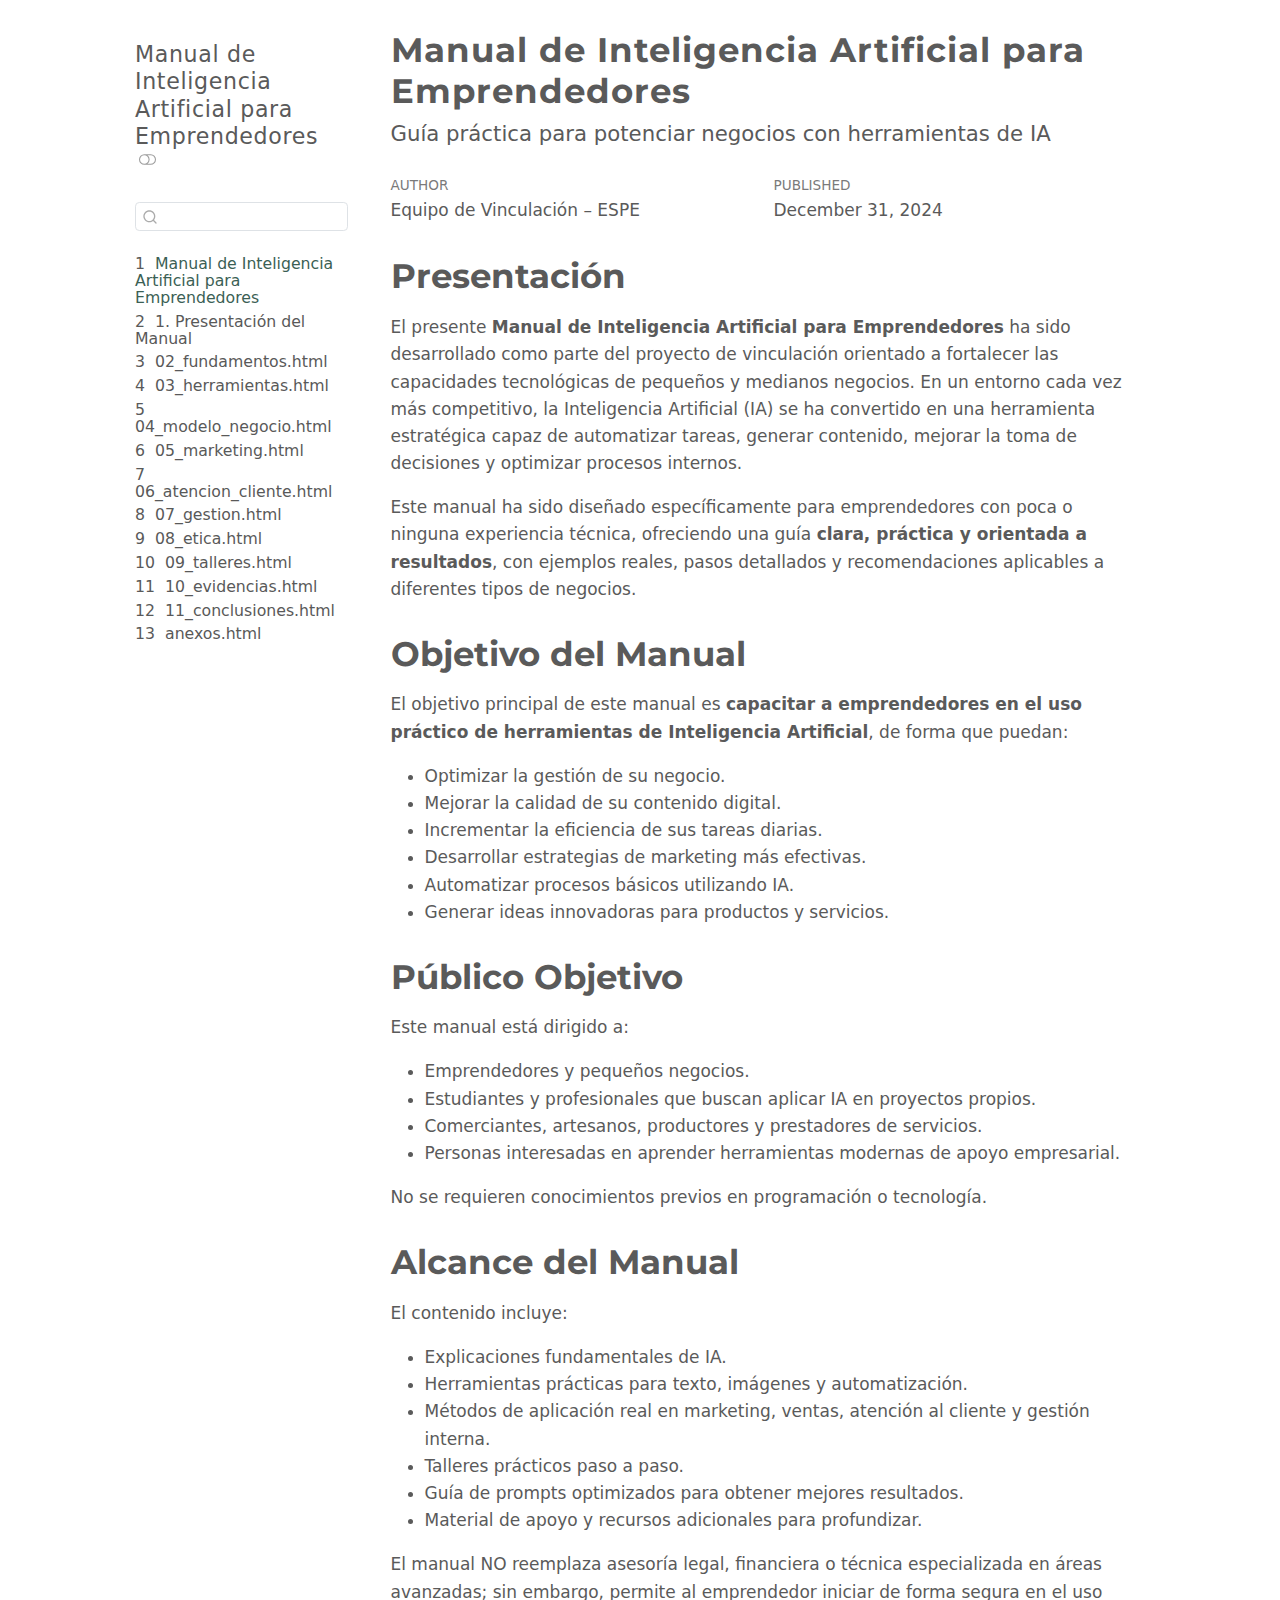
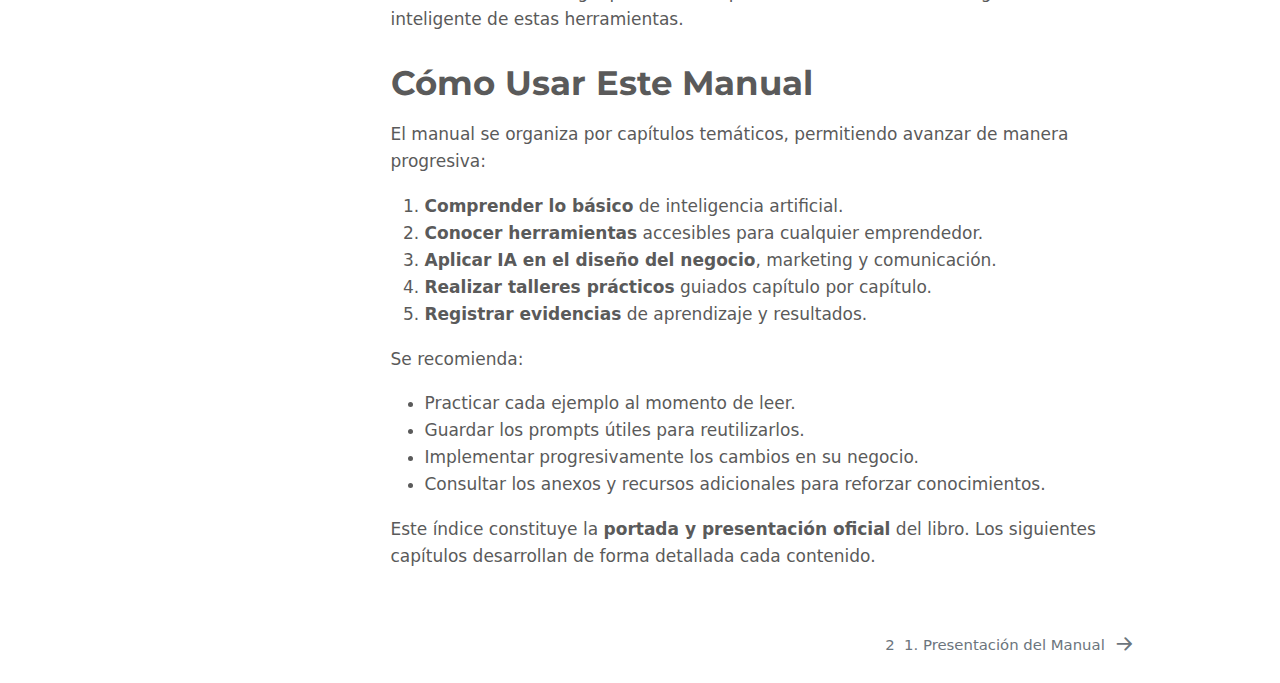
<file: _book/index.html>
<!DOCTYPE html>
<html xmlns="http://www.w3.org/1999/xhtml" lang="en" xml:lang="en"><head>

<meta charset="utf-8">
<meta name="generator" content="quarto-1.8.25">

<meta name="viewport" content="width=device-width, initial-scale=1.0, user-scalable=yes">

<meta name="author" content="Equipo de Vinculación – ESPE">
<meta name="dcterms.date" content="2024-12-31">

<title>Manual de Inteligencia Artificial para Emprendedores</title>
<style>
code{white-space: pre-wrap;}
span.smallcaps{font-variant: small-caps;}
div.columns{display: flex; gap: min(4vw, 1.5em);}
div.column{flex: auto; overflow-x: auto;}
div.hanging-indent{margin-left: 1.5em; text-indent: -1.5em;}
ul.task-list{list-style: none;}
ul.task-list li input[type="checkbox"] {
  width: 0.8em;
  margin: 0 0.8em 0.2em -1em; /* quarto-specific, see https://github.com/quarto-dev/quarto-cli/issues/4556 */ 
  vertical-align: middle;
}
</style>


<script src="site_libs/quarto-nav/quarto-nav.js"></script>
<script src="site_libs/quarto-nav/headroom.min.js"></script>
<script src="site_libs/clipboard/clipboard.min.js"></script>
<script src="site_libs/quarto-search/autocomplete.umd.js"></script>
<script src="site_libs/quarto-search/fuse.min.js"></script>
<script src="site_libs/quarto-search/quarto-search.js"></script>
<meta name="quarto:offset" content="./">
<link href="./01_presentacion.html" rel="next">
<script src="site_libs/quarto-html/quarto.js" type="module"></script>
<script src="site_libs/quarto-html/tabsets/tabsets.js" type="module"></script>
<script src="site_libs/quarto-html/axe/axe-check.js" type="module"></script>
<script src="site_libs/quarto-html/popper.min.js"></script>
<script src="site_libs/quarto-html/tippy.umd.min.js"></script>
<script src="site_libs/quarto-html/anchor.min.js"></script>
<link href="site_libs/quarto-html/tippy.css" rel="stylesheet">
<link href="site_libs/quarto-html/quarto-syntax-highlighting-7b89279ff1a6dce999919e0e67d4d9ec.css" rel="stylesheet" class="quarto-color-scheme" id="quarto-text-highlighting-styles">
<link href="site_libs/quarto-html/quarto-syntax-highlighting-dark-707d8167ce6003fca903bfe2be84ab7f.css" rel="stylesheet" class="quarto-color-scheme quarto-color-alternate" id="quarto-text-highlighting-styles">
<link href="site_libs/quarto-html/quarto-syntax-highlighting-7b89279ff1a6dce999919e0e67d4d9ec.css" rel="stylesheet" class="quarto-color-scheme-extra" id="quarto-text-highlighting-styles">
<script src="site_libs/bootstrap/bootstrap.min.js"></script>
<link href="site_libs/bootstrap/bootstrap-icons.css" rel="stylesheet">
<link href="site_libs/bootstrap/bootstrap-66ba5b0beedded4545d071fff7ea1800.min.css" rel="stylesheet" append-hash="true" class="quarto-color-scheme" id="quarto-bootstrap" data-mode="light">
<link href="site_libs/bootstrap/bootstrap-dark-2d6d8467bf2e75a99e72accc3c25dba4.min.css" rel="stylesheet" append-hash="true" class="quarto-color-scheme quarto-color-alternate" id="quarto-bootstrap" data-mode="dark">
<link href="site_libs/bootstrap/bootstrap-66ba5b0beedded4545d071fff7ea1800.min.css" rel="stylesheet" append-hash="true" class="quarto-color-scheme-extra" id="quarto-bootstrap" data-mode="light">
<script id="quarto-search-options" type="application/json">{
  "location": "sidebar",
  "copy-button": false,
  "collapse-after": 3,
  "panel-placement": "start",
  "type": "textbox",
  "limit": 50,
  "keyboard-shortcut": [
    "f",
    "/",
    "s"
  ],
  "show-item-context": false,
  "language": {
    "search-no-results-text": "No results",
    "search-matching-documents-text": "matching documents",
    "search-copy-link-title": "Copy link to search",
    "search-hide-matches-text": "Hide additional matches",
    "search-more-match-text": "more match in this document",
    "search-more-matches-text": "more matches in this document",
    "search-clear-button-title": "Clear",
    "search-text-placeholder": "",
    "search-detached-cancel-button-title": "Cancel",
    "search-submit-button-title": "Submit",
    "search-label": "Search"
  }
}</script>
<style>html{ scroll-behavior: smooth; }</style>


<link rel="stylesheet" href="styles.css">
</head>

<body class="nav-sidebar floating fullcontent quarto-light"><script id="quarto-html-before-body" type="application/javascript">
    const toggleBodyColorMode = (bsSheetEl) => {
      const mode = bsSheetEl.getAttribute("data-mode");
      const bodyEl = window.document.querySelector("body");
      if (mode === "dark") {
        bodyEl.classList.add("quarto-dark");
        bodyEl.classList.remove("quarto-light");
      } else {
        bodyEl.classList.add("quarto-light");
        bodyEl.classList.remove("quarto-dark");
      }
    }
    const toggleBodyColorPrimary = () => {
      const bsSheetEl = window.document.querySelector("link#quarto-bootstrap:not([rel=disabled-stylesheet])");
      if (bsSheetEl) {
        toggleBodyColorMode(bsSheetEl);
      }
    }
    const setColorSchemeToggle = (alternate) => {
      const toggles = window.document.querySelectorAll('.quarto-color-scheme-toggle');
      for (let i=0; i < toggles.length; i++) {
        const toggle = toggles[i];
        if (toggle) {
          if (alternate) {
            toggle.classList.add("alternate");
          } else {
            toggle.classList.remove("alternate");
          }
        }
      }
    };
    const toggleColorMode = (alternate) => {
      // Switch the stylesheets
      const primaryStylesheets = window.document.querySelectorAll('link.quarto-color-scheme:not(.quarto-color-alternate)');
      const alternateStylesheets = window.document.querySelectorAll('link.quarto-color-scheme.quarto-color-alternate');
      manageTransitions('#quarto-margin-sidebar .nav-link', false);
      if (alternate) {
        // note: dark is layered on light, we don't disable primary!
        enableStylesheet(alternateStylesheets);
        for (const sheetNode of alternateStylesheets) {
          if (sheetNode.id === "quarto-bootstrap") {
            toggleBodyColorMode(sheetNode);
          }
        }
      } else {
        disableStylesheet(alternateStylesheets);
        enableStylesheet(primaryStylesheets)
        toggleBodyColorPrimary();
      }
      manageTransitions('#quarto-margin-sidebar .nav-link', true);
      // Switch the toggles
      setColorSchemeToggle(alternate)
      // Hack to workaround the fact that safari doesn't
      // properly recolor the scrollbar when toggling (#1455)
      if (navigator.userAgent.indexOf('Safari') > 0 && navigator.userAgent.indexOf('Chrome') == -1) {
        manageTransitions("body", false);
        window.scrollTo(0, 1);
        setTimeout(() => {
          window.scrollTo(0, 0);
          manageTransitions("body", true);
        }, 40);
      }
    }
    const disableStylesheet = (stylesheets) => {
      for (let i=0; i < stylesheets.length; i++) {
        const stylesheet = stylesheets[i];
        stylesheet.rel = 'disabled-stylesheet';
      }
    }
    const enableStylesheet = (stylesheets) => {
      for (let i=0; i < stylesheets.length; i++) {
        const stylesheet = stylesheets[i];
        if(stylesheet.rel !== 'stylesheet') { // for Chrome, which will still FOUC without this check
          stylesheet.rel = 'stylesheet';
        }
      }
    }
    const manageTransitions = (selector, allowTransitions) => {
      const els = window.document.querySelectorAll(selector);
      for (let i=0; i < els.length; i++) {
        const el = els[i];
        if (allowTransitions) {
          el.classList.remove('notransition');
        } else {
          el.classList.add('notransition');
        }
      }
    }
    const isFileUrl = () => {
      return window.location.protocol === 'file:';
    }
    const hasAlternateSentinel = () => {
      let styleSentinel = getColorSchemeSentinel();
      if (styleSentinel !== null) {
        return styleSentinel === "alternate";
      } else {
        return false;
      }
    }
    const setStyleSentinel = (alternate) => {
      const value = alternate ? "alternate" : "default";
      if (!isFileUrl()) {
        window.localStorage.setItem("quarto-color-scheme", value);
      } else {
        localAlternateSentinel = value;
      }
    }
    const getColorSchemeSentinel = () => {
      if (!isFileUrl()) {
        const storageValue = window.localStorage.getItem("quarto-color-scheme");
        return storageValue != null ? storageValue : localAlternateSentinel;
      } else {
        return localAlternateSentinel;
      }
    }
    const toggleGiscusIfUsed = (isAlternate, darkModeDefault) => {
      const baseTheme = document.querySelector('#giscus-base-theme')?.value ?? 'light';
      const alternateTheme = document.querySelector('#giscus-alt-theme')?.value ?? 'dark';
      let newTheme = '';
      if(authorPrefersDark) {
        newTheme = isAlternate ? baseTheme : alternateTheme;
      } else {
        newTheme = isAlternate ? alternateTheme : baseTheme;
      }
      const changeGiscusTheme = () => {
        // From: https://github.com/giscus/giscus/issues/336
        const sendMessage = (message) => {
          const iframe = document.querySelector('iframe.giscus-frame');
          if (!iframe) return;
          iframe.contentWindow.postMessage({ giscus: message }, 'https://giscus.app');
        }
        sendMessage({
          setConfig: {
            theme: newTheme
          }
        });
      }
      const isGiscussLoaded = window.document.querySelector('iframe.giscus-frame') !== null;
      if (isGiscussLoaded) {
        changeGiscusTheme();
      }
    };
    const authorPrefersDark = false;
    const darkModeDefault = authorPrefersDark;
      document.querySelector('link#quarto-text-highlighting-styles.quarto-color-scheme-extra').rel = 'disabled-stylesheet';
      document.querySelector('link#quarto-bootstrap.quarto-color-scheme-extra').rel = 'disabled-stylesheet';
    let localAlternateSentinel = darkModeDefault ? 'alternate' : 'default';
    // Dark / light mode switch
    window.quartoToggleColorScheme = () => {
      // Read the current dark / light value
      let toAlternate = !hasAlternateSentinel();
      toggleColorMode(toAlternate);
      setStyleSentinel(toAlternate);
      toggleGiscusIfUsed(toAlternate, darkModeDefault);
      window.dispatchEvent(new Event('resize'));
    };
    // Switch to dark mode if need be
    if (hasAlternateSentinel()) {
      toggleColorMode(true);
    } else {
      toggleColorMode(false);
    }
  </script>

<div id="quarto-search-results"></div>
  <header id="quarto-header" class="headroom fixed-top">
  <nav class="quarto-secondary-nav">
    <div class="container-fluid d-flex">
      <button type="button" class="quarto-btn-toggle btn" data-bs-toggle="collapse" role="button" data-bs-target=".quarto-sidebar-collapse-item" aria-controls="quarto-sidebar" aria-expanded="false" aria-label="Toggle sidebar navigation" onclick="if (window.quartoToggleHeadroom) { window.quartoToggleHeadroom(); }">
        <i class="bi bi-layout-text-sidebar-reverse"></i>
      </button>
        <nav class="quarto-page-breadcrumbs" aria-label="breadcrumb"><ol class="breadcrumb"><li class="breadcrumb-item"><a href="./index.html"><span class="chapter-number">1</span>&nbsp; <span class="chapter-title">Manual de Inteligencia Artificial para Emprendedores</span></a></li></ol></nav>
        <a class="flex-grow-1" role="navigation" data-bs-toggle="collapse" data-bs-target=".quarto-sidebar-collapse-item" aria-controls="quarto-sidebar" aria-expanded="false" aria-label="Toggle sidebar navigation" onclick="if (window.quartoToggleHeadroom) { window.quartoToggleHeadroom(); }">      
        </a>
      <button type="button" class="btn quarto-search-button" aria-label="Search" onclick="window.quartoOpenSearch();">
        <i class="bi bi-search"></i>
      </button>
    </div>
  </nav>
</header>
<!-- content -->
<div id="quarto-content" class="quarto-container page-columns page-rows-contents page-layout-article">
<!-- sidebar -->
  <nav id="quarto-sidebar" class="sidebar collapse collapse-horizontal quarto-sidebar-collapse-item sidebar-navigation floating overflow-auto">
    <div class="pt-lg-2 mt-2 text-left sidebar-header sidebar-header-stacked">
      <a href="./index.html" class="sidebar-logo-link">
      </a>
    <div class="sidebar-title mb-0 py-0">
      <a href="./">Manual de Inteligencia Artificial para Emprendedores</a> 
        <div class="sidebar-tools-main">
  <a href="" class="quarto-color-scheme-toggle quarto-navigation-tool  px-1" onclick="window.quartoToggleColorScheme(); return false;" title="Toggle dark mode"><i class="bi"></i></a>
</div>
    </div>
      </div>
        <div class="mt-2 flex-shrink-0 align-items-center">
        <div class="sidebar-search">
        <div id="quarto-search" class="" title="Search"></div>
        </div>
        </div>
    <div class="sidebar-menu-container"> 
    <ul class="list-unstyled mt-1">
        <li class="sidebar-item">
  <div class="sidebar-item-container"> 
  <a href="./index.html" class="sidebar-item-text sidebar-link active">
 <span class="menu-text"><span class="chapter-number">1</span>&nbsp; <span class="chapter-title">Manual de Inteligencia Artificial para Emprendedores</span></span></a>
  </div>
</li>
        <li class="sidebar-item">
  <div class="sidebar-item-container"> 
  <a href="./01_presentacion.html" class="sidebar-item-text sidebar-link">
 <span class="menu-text"><span class="chapter-number">2</span>&nbsp; <span class="chapter-title">1. Presentación del Manual</span></span></a>
  </div>
</li>
        <li class="sidebar-item">
  <div class="sidebar-item-container"> 
  <a href="./02_fundamentos.html" class="sidebar-item-text sidebar-link">
 <span class="menu-text"><span class="chapter-number">3</span>&nbsp; <span class="chapter-title">02_fundamentos.html</span></span></a>
  </div>
</li>
        <li class="sidebar-item">
  <div class="sidebar-item-container"> 
  <a href="./03_herramientas.html" class="sidebar-item-text sidebar-link">
 <span class="menu-text"><span class="chapter-number">4</span>&nbsp; <span class="chapter-title">03_herramientas.html</span></span></a>
  </div>
</li>
        <li class="sidebar-item">
  <div class="sidebar-item-container"> 
  <a href="./04_modelo_negocio.html" class="sidebar-item-text sidebar-link">
 <span class="menu-text"><span class="chapter-number">5</span>&nbsp; <span class="chapter-title">04_modelo_negocio.html</span></span></a>
  </div>
</li>
        <li class="sidebar-item">
  <div class="sidebar-item-container"> 
  <a href="./05_marketing.html" class="sidebar-item-text sidebar-link">
 <span class="menu-text"><span class="chapter-number">6</span>&nbsp; <span class="chapter-title">05_marketing.html</span></span></a>
  </div>
</li>
        <li class="sidebar-item">
  <div class="sidebar-item-container"> 
  <a href="./06_atencion_cliente.html" class="sidebar-item-text sidebar-link">
 <span class="menu-text"><span class="chapter-number">7</span>&nbsp; <span class="chapter-title">06_atencion_cliente.html</span></span></a>
  </div>
</li>
        <li class="sidebar-item">
  <div class="sidebar-item-container"> 
  <a href="./07_gestion.html" class="sidebar-item-text sidebar-link">
 <span class="menu-text"><span class="chapter-number">8</span>&nbsp; <span class="chapter-title">07_gestion.html</span></span></a>
  </div>
</li>
        <li class="sidebar-item">
  <div class="sidebar-item-container"> 
  <a href="./08_etica.html" class="sidebar-item-text sidebar-link">
 <span class="menu-text"><span class="chapter-number">9</span>&nbsp; <span class="chapter-title">08_etica.html</span></span></a>
  </div>
</li>
        <li class="sidebar-item">
  <div class="sidebar-item-container"> 
  <a href="./09_talleres.html" class="sidebar-item-text sidebar-link">
 <span class="menu-text"><span class="chapter-number">10</span>&nbsp; <span class="chapter-title">09_talleres.html</span></span></a>
  </div>
</li>
        <li class="sidebar-item">
  <div class="sidebar-item-container"> 
  <a href="./10_evidencias.html" class="sidebar-item-text sidebar-link">
 <span class="menu-text"><span class="chapter-number">11</span>&nbsp; <span class="chapter-title">10_evidencias.html</span></span></a>
  </div>
</li>
        <li class="sidebar-item">
  <div class="sidebar-item-container"> 
  <a href="./11_conclusiones.html" class="sidebar-item-text sidebar-link">
 <span class="menu-text"><span class="chapter-number">12</span>&nbsp; <span class="chapter-title">11_conclusiones.html</span></span></a>
  </div>
</li>
        <li class="sidebar-item">
  <div class="sidebar-item-container"> 
  <a href="./anexos.html" class="sidebar-item-text sidebar-link">
 <span class="menu-text"><span class="chapter-number">13</span>&nbsp; <span class="chapter-title">anexos.html</span></span></a>
  </div>
</li>
    </ul>
    </div>
</nav>
<div id="quarto-sidebar-glass" class="quarto-sidebar-collapse-item" data-bs-toggle="collapse" data-bs-target=".quarto-sidebar-collapse-item"></div>
<!-- margin-sidebar -->
    
<!-- main -->
<main class="content" id="quarto-document-content">


<header id="title-block-header" class="quarto-title-block default">
<div class="quarto-title">
<h1 class="title">Manual de Inteligencia Artificial para Emprendedores</h1>
<p class="subtitle lead">Guía práctica para potenciar negocios con herramientas de IA</p>
</div>



<div class="quarto-title-meta">

    <div>
    <div class="quarto-title-meta-heading">Author</div>
    <div class="quarto-title-meta-contents">
             <p>Equipo de Vinculación – ESPE </p>
          </div>
  </div>
    
    <div>
    <div class="quarto-title-meta-heading">Published</div>
    <div class="quarto-title-meta-contents">
      <p class="date">December 31, 2024</p>
    </div>
  </div>
  
    
  </div>
  


</header>


<section id="presentación" class="level1">
<h1>Presentación</h1>
<p>El presente <strong>Manual de Inteligencia Artificial para Emprendedores</strong> ha sido desarrollado como parte del proyecto de vinculación orientado a fortalecer las capacidades tecnológicas de pequeños y medianos negocios. En un entorno cada vez más competitivo, la Inteligencia Artificial (IA) se ha convertido en una herramienta estratégica capaz de automatizar tareas, generar contenido, mejorar la toma de decisiones y optimizar procesos internos.</p>
<p>Este manual ha sido diseñado específicamente para emprendedores con poca o ninguna experiencia técnica, ofreciendo una guía <strong>clara, práctica y orientada a resultados</strong>, con ejemplos reales, pasos detallados y recomendaciones aplicables a diferentes tipos de negocios.</p>
</section>
<section id="objetivo-del-manual" class="level1">
<h1>Objetivo del Manual</h1>
<p>El objetivo principal de este manual es <strong>capacitar a emprendedores en el uso práctico de herramientas de Inteligencia Artificial</strong>, de forma que puedan:</p>
<ul>
<li>Optimizar la gestión de su negocio.<br>
</li>
<li>Mejorar la calidad de su contenido digital.<br>
</li>
<li>Incrementar la eficiencia de sus tareas diarias.<br>
</li>
<li>Desarrollar estrategias de marketing más efectivas.<br>
</li>
<li>Automatizar procesos básicos utilizando IA.<br>
</li>
<li>Generar ideas innovadoras para productos y servicios.</li>
</ul>
</section>
<section id="público-objetivo" class="level1">
<h1>Público Objetivo</h1>
<p>Este manual está dirigido a:</p>
<ul>
<li>Emprendedores y pequeños negocios.<br>
</li>
<li>Estudiantes y profesionales que buscan aplicar IA en proyectos propios.<br>
</li>
<li>Comerciantes, artesanos, productores y prestadores de servicios.<br>
</li>
<li>Personas interesadas en aprender herramientas modernas de apoyo empresarial.</li>
</ul>
<p>No se requieren conocimientos previos en programación o tecnología.</p>
</section>
<section id="alcance-del-manual" class="level1">
<h1>Alcance del Manual</h1>
<p>El contenido incluye:</p>
<ul>
<li>Explicaciones fundamentales de IA.<br>
</li>
<li>Herramientas prácticas para texto, imágenes y automatización.<br>
</li>
<li>Métodos de aplicación real en marketing, ventas, atención al cliente y gestión interna.<br>
</li>
<li>Talleres prácticos paso a paso.<br>
</li>
<li>Guía de prompts optimizados para obtener mejores resultados.<br>
</li>
<li>Material de apoyo y recursos adicionales para profundizar.</li>
</ul>
<p>El manual NO reemplaza asesoría legal, financiera o técnica especializada en áreas avanzadas; sin embargo, permite al emprendedor iniciar de forma segura en el uso inteligente de estas herramientas.</p>
</section>
<section id="cómo-usar-este-manual" class="level1">
<h1>Cómo Usar Este Manual</h1>
<p>El manual se organiza por capítulos temáticos, permitiendo avanzar de manera progresiva:</p>
<ol type="1">
<li><strong>Comprender lo básico</strong> de inteligencia artificial.<br>
</li>
<li><strong>Conocer herramientas</strong> accesibles para cualquier emprendedor.<br>
</li>
<li><strong>Aplicar IA en el diseño del negocio</strong>, marketing y comunicación.<br>
</li>
<li><strong>Realizar talleres prácticos</strong> guiados capítulo por capítulo.<br>
</li>
<li><strong>Registrar evidencias</strong> de aprendizaje y resultados.</li>
</ol>
<p>Se recomienda:</p>
<ul>
<li>Practicar cada ejemplo al momento de leer.<br>
</li>
<li>Guardar los prompts útiles para reutilizarlos.<br>
</li>
<li>Implementar progresivamente los cambios en su negocio.<br>
</li>
<li>Consultar los anexos y recursos adicionales para reforzar conocimientos.</li>
</ul>
<p>Este índice constituye la <strong>portada y presentación oficial</strong> del libro. Los siguientes capítulos desarrollan de forma detallada cada contenido.</p>


</section>

</main> <!-- /main -->
<script id="quarto-html-after-body" type="application/javascript">
  window.document.addEventListener("DOMContentLoaded", function (event) {
    // Ensure there is a toggle, if there isn't float one in the top right
    if (window.document.querySelector('.quarto-color-scheme-toggle') === null) {
      const a = window.document.createElement('a');
      a.classList.add('top-right');
      a.classList.add('quarto-color-scheme-toggle');
      a.href = "";
      a.onclick = function() { try { window.quartoToggleColorScheme(); } catch {} return false; };
      const i = window.document.createElement("i");
      i.classList.add('bi');
      a.appendChild(i);
      window.document.body.appendChild(a);
    }
    setColorSchemeToggle(hasAlternateSentinel())
    const icon = "";
    const anchorJS = new window.AnchorJS();
    anchorJS.options = {
      placement: 'right',
      icon: icon
    };
    anchorJS.add('.anchored');
    const isCodeAnnotation = (el) => {
      for (const clz of el.classList) {
        if (clz.startsWith('code-annotation-')) {                     
          return true;
        }
      }
      return false;
    }
    const onCopySuccess = function(e) {
      // button target
      const button = e.trigger;
      // don't keep focus
      button.blur();
      // flash "checked"
      button.classList.add('code-copy-button-checked');
      var currentTitle = button.getAttribute("title");
      button.setAttribute("title", "Copied!");
      let tooltip;
      if (window.bootstrap) {
        button.setAttribute("data-bs-toggle", "tooltip");
        button.setAttribute("data-bs-placement", "left");
        button.setAttribute("data-bs-title", "Copied!");
        tooltip = new bootstrap.Tooltip(button, 
          { trigger: "manual", 
            customClass: "code-copy-button-tooltip",
            offset: [0, -8]});
        tooltip.show();    
      }
      setTimeout(function() {
        if (tooltip) {
          tooltip.hide();
          button.removeAttribute("data-bs-title");
          button.removeAttribute("data-bs-toggle");
          button.removeAttribute("data-bs-placement");
        }
        button.setAttribute("title", currentTitle);
        button.classList.remove('code-copy-button-checked');
      }, 1000);
      // clear code selection
      e.clearSelection();
    }
    const getTextToCopy = function(trigger) {
      const outerScaffold = trigger.parentElement.cloneNode(true);
      const codeEl = outerScaffold.querySelector('code');
      for (const childEl of codeEl.children) {
        if (isCodeAnnotation(childEl)) {
          childEl.remove();
        }
      }
      return codeEl.innerText;
    }
    const clipboard = new window.ClipboardJS('.code-copy-button:not([data-in-quarto-modal])', {
      text: getTextToCopy
    });
    clipboard.on('success', onCopySuccess);
    if (window.document.getElementById('quarto-embedded-source-code-modal')) {
      const clipboardModal = new window.ClipboardJS('.code-copy-button[data-in-quarto-modal]', {
        text: getTextToCopy,
        container: window.document.getElementById('quarto-embedded-source-code-modal')
      });
      clipboardModal.on('success', onCopySuccess);
    }
      var localhostRegex = new RegExp(/^(?:http|https):\/\/localhost\:?[0-9]*\//);
      var mailtoRegex = new RegExp(/^mailto:/);
        var filterRegex = new RegExp('/' + window.location.host + '/');
      var isInternal = (href) => {
          return filterRegex.test(href) || localhostRegex.test(href) || mailtoRegex.test(href);
      }
      // Inspect non-navigation links and adorn them if external
     var links = window.document.querySelectorAll('a[href]:not(.nav-link):not(.navbar-brand):not(.toc-action):not(.sidebar-link):not(.sidebar-item-toggle):not(.pagination-link):not(.no-external):not([aria-hidden]):not(.dropdown-item):not(.quarto-navigation-tool):not(.about-link)');
      for (var i=0; i<links.length; i++) {
        const link = links[i];
        if (!isInternal(link.href)) {
          // undo the damage that might have been done by quarto-nav.js in the case of
          // links that we want to consider external
          if (link.dataset.originalHref !== undefined) {
            link.href = link.dataset.originalHref;
          }
        }
      }
    function tippyHover(el, contentFn, onTriggerFn, onUntriggerFn) {
      const config = {
        allowHTML: true,
        maxWidth: 500,
        delay: 100,
        arrow: false,
        appendTo: function(el) {
            return el.parentElement;
        },
        interactive: true,
        interactiveBorder: 10,
        theme: 'quarto',
        placement: 'bottom-start',
      };
      if (contentFn) {
        config.content = contentFn;
      }
      if (onTriggerFn) {
        config.onTrigger = onTriggerFn;
      }
      if (onUntriggerFn) {
        config.onUntrigger = onUntriggerFn;
      }
      window.tippy(el, config); 
    }
    const noterefs = window.document.querySelectorAll('a[role="doc-noteref"]');
    for (var i=0; i<noterefs.length; i++) {
      const ref = noterefs[i];
      tippyHover(ref, function() {
        // use id or data attribute instead here
        let href = ref.getAttribute('data-footnote-href') || ref.getAttribute('href');
        try { href = new URL(href).hash; } catch {}
        const id = href.replace(/^#\/?/, "");
        const note = window.document.getElementById(id);
        if (note) {
          return note.innerHTML;
        } else {
          return "";
        }
      });
    }
    const xrefs = window.document.querySelectorAll('a.quarto-xref');
    const processXRef = (id, note) => {
      // Strip column container classes
      const stripColumnClz = (el) => {
        el.classList.remove("page-full", "page-columns");
        if (el.children) {
          for (const child of el.children) {
            stripColumnClz(child);
          }
        }
      }
      stripColumnClz(note)
      if (id === null || id.startsWith('sec-')) {
        // Special case sections, only their first couple elements
        const container = document.createElement("div");
        if (note.children && note.children.length > 2) {
          container.appendChild(note.children[0].cloneNode(true));
          for (let i = 1; i < note.children.length; i++) {
            const child = note.children[i];
            if (child.tagName === "P" && child.innerText === "") {
              continue;
            } else {
              container.appendChild(child.cloneNode(true));
              break;
            }
          }
          if (window.Quarto?.typesetMath) {
            window.Quarto.typesetMath(container);
          }
          return container.innerHTML
        } else {
          if (window.Quarto?.typesetMath) {
            window.Quarto.typesetMath(note);
          }
          return note.innerHTML;
        }
      } else {
        // Remove any anchor links if they are present
        const anchorLink = note.querySelector('a.anchorjs-link');
        if (anchorLink) {
          anchorLink.remove();
        }
        if (window.Quarto?.typesetMath) {
          window.Quarto.typesetMath(note);
        }
        if (note.classList.contains("callout")) {
          return note.outerHTML;
        } else {
          return note.innerHTML;
        }
      }
    }
    for (var i=0; i<xrefs.length; i++) {
      const xref = xrefs[i];
      tippyHover(xref, undefined, function(instance) {
        instance.disable();
        let url = xref.getAttribute('href');
        let hash = undefined; 
        if (url.startsWith('#')) {
          hash = url;
        } else {
          try { hash = new URL(url).hash; } catch {}
        }
        if (hash) {
          const id = hash.replace(/^#\/?/, "");
          const note = window.document.getElementById(id);
          if (note !== null) {
            try {
              const html = processXRef(id, note.cloneNode(true));
              instance.setContent(html);
            } finally {
              instance.enable();
              instance.show();
            }
          } else {
            // See if we can fetch this
            fetch(url.split('#')[0])
            .then(res => res.text())
            .then(html => {
              const parser = new DOMParser();
              const htmlDoc = parser.parseFromString(html, "text/html");
              const note = htmlDoc.getElementById(id);
              if (note !== null) {
                const html = processXRef(id, note);
                instance.setContent(html);
              } 
            }).finally(() => {
              instance.enable();
              instance.show();
            });
          }
        } else {
          // See if we can fetch a full url (with no hash to target)
          // This is a special case and we should probably do some content thinning / targeting
          fetch(url)
          .then(res => res.text())
          .then(html => {
            const parser = new DOMParser();
            const htmlDoc = parser.parseFromString(html, "text/html");
            const note = htmlDoc.querySelector('main.content');
            if (note !== null) {
              // This should only happen for chapter cross references
              // (since there is no id in the URL)
              // remove the first header
              if (note.children.length > 0 && note.children[0].tagName === "HEADER") {
                note.children[0].remove();
              }
              const html = processXRef(null, note);
              instance.setContent(html);
            } 
          }).finally(() => {
            instance.enable();
            instance.show();
          });
        }
      }, function(instance) {
      });
    }
        let selectedAnnoteEl;
        const selectorForAnnotation = ( cell, annotation) => {
          let cellAttr = 'data-code-cell="' + cell + '"';
          let lineAttr = 'data-code-annotation="' +  annotation + '"';
          const selector = 'span[' + cellAttr + '][' + lineAttr + ']';
          return selector;
        }
        const selectCodeLines = (annoteEl) => {
          const doc = window.document;
          const targetCell = annoteEl.getAttribute("data-target-cell");
          const targetAnnotation = annoteEl.getAttribute("data-target-annotation");
          const annoteSpan = window.document.querySelector(selectorForAnnotation(targetCell, targetAnnotation));
          const lines = annoteSpan.getAttribute("data-code-lines").split(",");
          const lineIds = lines.map((line) => {
            return targetCell + "-" + line;
          })
          let top = null;
          let height = null;
          let parent = null;
          if (lineIds.length > 0) {
              //compute the position of the single el (top and bottom and make a div)
              const el = window.document.getElementById(lineIds[0]);
              top = el.offsetTop;
              height = el.offsetHeight;
              parent = el.parentElement.parentElement;
            if (lineIds.length > 1) {
              const lastEl = window.document.getElementById(lineIds[lineIds.length - 1]);
              const bottom = lastEl.offsetTop + lastEl.offsetHeight;
              height = bottom - top;
            }
            if (top !== null && height !== null && parent !== null) {
              // cook up a div (if necessary) and position it 
              let div = window.document.getElementById("code-annotation-line-highlight");
              if (div === null) {
                div = window.document.createElement("div");
                div.setAttribute("id", "code-annotation-line-highlight");
                div.style.position = 'absolute';
                parent.appendChild(div);
              }
              div.style.top = top - 2 + "px";
              div.style.height = height + 4 + "px";
              div.style.left = 0;
              let gutterDiv = window.document.getElementById("code-annotation-line-highlight-gutter");
              if (gutterDiv === null) {
                gutterDiv = window.document.createElement("div");
                gutterDiv.setAttribute("id", "code-annotation-line-highlight-gutter");
                gutterDiv.style.position = 'absolute';
                const codeCell = window.document.getElementById(targetCell);
                const gutter = codeCell.querySelector('.code-annotation-gutter');
                gutter.appendChild(gutterDiv);
              }
              gutterDiv.style.top = top - 2 + "px";
              gutterDiv.style.height = height + 4 + "px";
            }
            selectedAnnoteEl = annoteEl;
          }
        };
        const unselectCodeLines = () => {
          const elementsIds = ["code-annotation-line-highlight", "code-annotation-line-highlight-gutter"];
          elementsIds.forEach((elId) => {
            const div = window.document.getElementById(elId);
            if (div) {
              div.remove();
            }
          });
          selectedAnnoteEl = undefined;
        };
          // Handle positioning of the toggle
      window.addEventListener(
        "resize",
        throttle(() => {
          elRect = undefined;
          if (selectedAnnoteEl) {
            selectCodeLines(selectedAnnoteEl);
          }
        }, 10)
      );
      function throttle(fn, ms) {
      let throttle = false;
      let timer;
        return (...args) => {
          if(!throttle) { // first call gets through
              fn.apply(this, args);
              throttle = true;
          } else { // all the others get throttled
              if(timer) clearTimeout(timer); // cancel #2
              timer = setTimeout(() => {
                fn.apply(this, args);
                timer = throttle = false;
              }, ms);
          }
        };
      }
        // Attach click handler to the DT
        const annoteDls = window.document.querySelectorAll('dt[data-target-cell]');
        for (const annoteDlNode of annoteDls) {
          annoteDlNode.addEventListener('click', (event) => {
            const clickedEl = event.target;
            if (clickedEl !== selectedAnnoteEl) {
              unselectCodeLines();
              const activeEl = window.document.querySelector('dt[data-target-cell].code-annotation-active');
              if (activeEl) {
                activeEl.classList.remove('code-annotation-active');
              }
              selectCodeLines(clickedEl);
              clickedEl.classList.add('code-annotation-active');
            } else {
              // Unselect the line
              unselectCodeLines();
              clickedEl.classList.remove('code-annotation-active');
            }
          });
        }
    const findCites = (el) => {
      const parentEl = el.parentElement;
      if (parentEl) {
        const cites = parentEl.dataset.cites;
        if (cites) {
          return {
            el,
            cites: cites.split(' ')
          };
        } else {
          return findCites(el.parentElement)
        }
      } else {
        return undefined;
      }
    };
    var bibliorefs = window.document.querySelectorAll('a[role="doc-biblioref"]');
    for (var i=0; i<bibliorefs.length; i++) {
      const ref = bibliorefs[i];
      const citeInfo = findCites(ref);
      if (citeInfo) {
        tippyHover(citeInfo.el, function() {
          var popup = window.document.createElement('div');
          citeInfo.cites.forEach(function(cite) {
            var citeDiv = window.document.createElement('div');
            citeDiv.classList.add('hanging-indent');
            citeDiv.classList.add('csl-entry');
            var biblioDiv = window.document.getElementById('ref-' + cite);
            if (biblioDiv) {
              citeDiv.innerHTML = biblioDiv.innerHTML;
            }
            popup.appendChild(citeDiv);
          });
          return popup.innerHTML;
        });
      }
    }
  });
  </script>
<nav class="page-navigation">
  <div class="nav-page nav-page-previous">
  </div>
  <div class="nav-page nav-page-next">
      <a href="./01_presentacion.html" class="pagination-link" aria-label="1. Presentación del Manual">
        <span class="nav-page-text"><span class="chapter-number">2</span>&nbsp; <span class="chapter-title">1. Presentación del Manual</span></span> <i class="bi bi-arrow-right-short"></i>
      </a>
  </div>
</nav>
</div> <!-- /content -->




<script src="site_libs/quarto-html/zenscroll-min.js"></script>
</body></html>
</file>
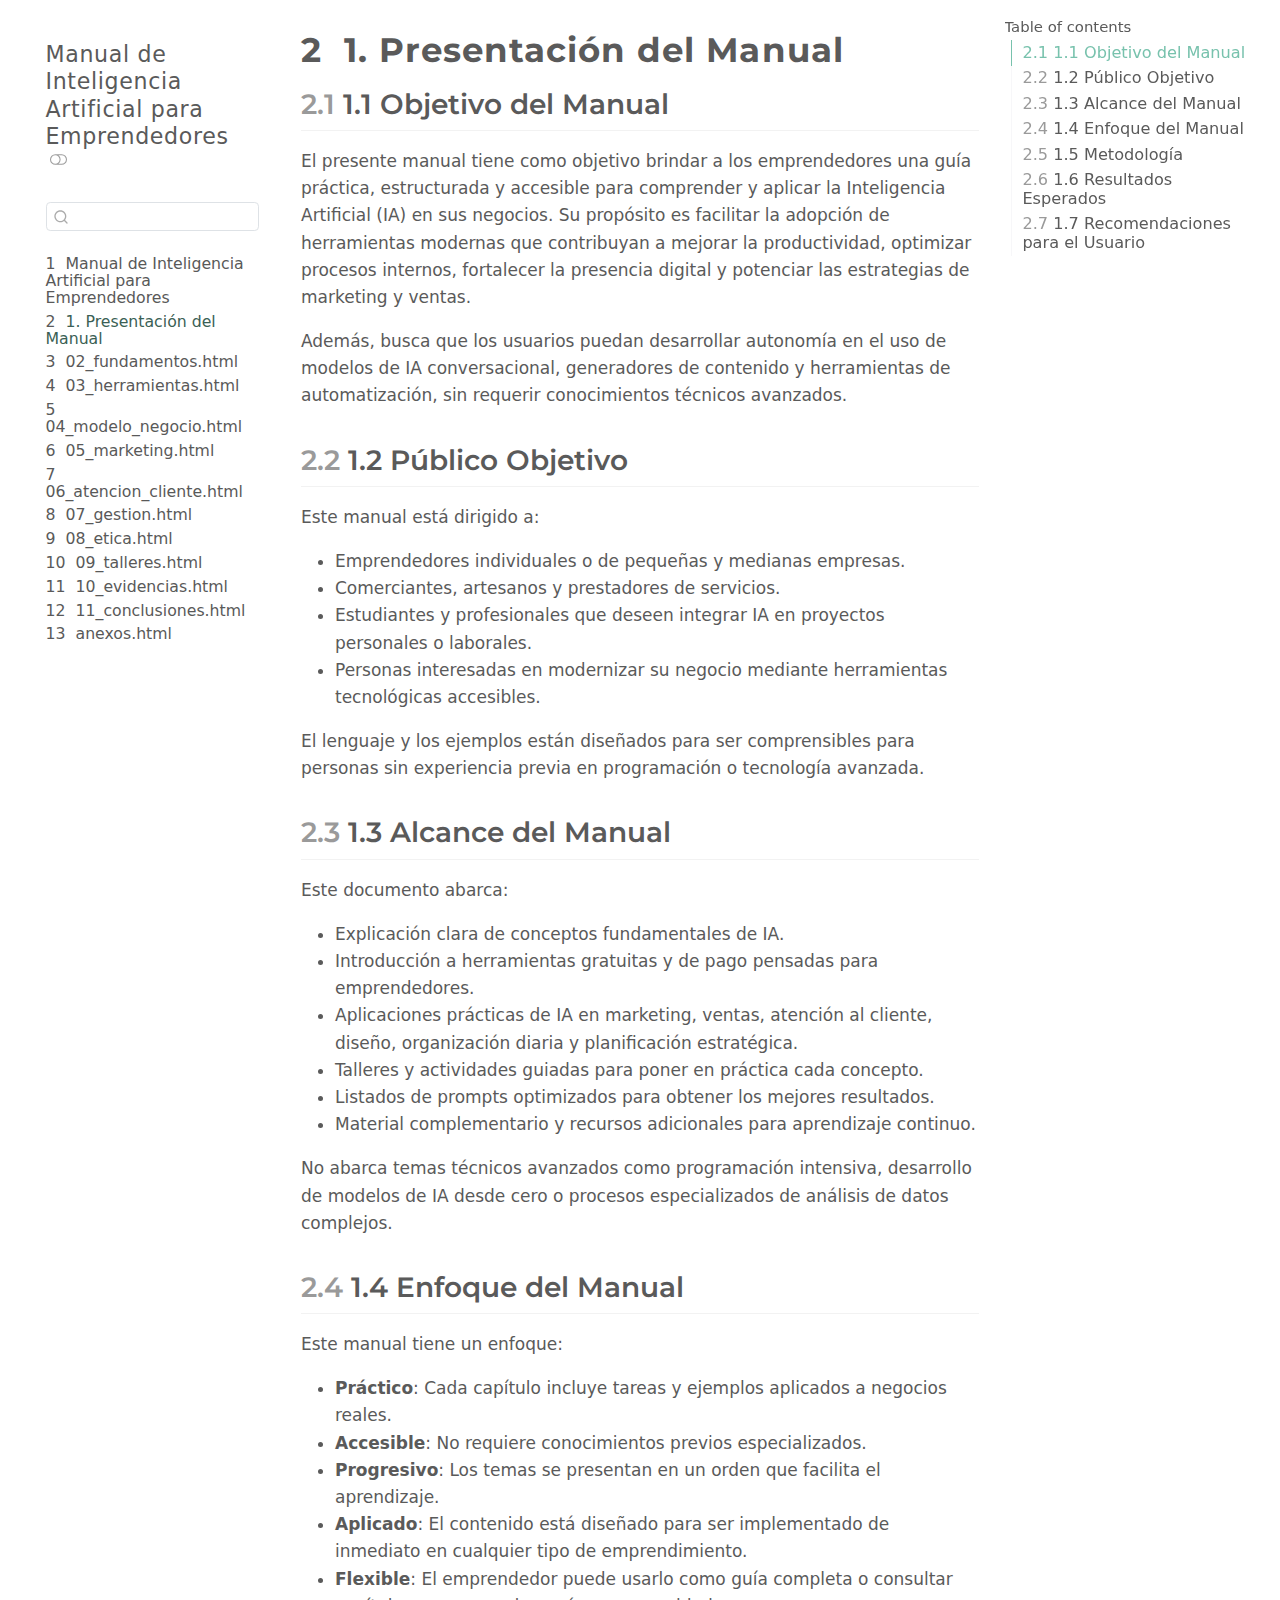
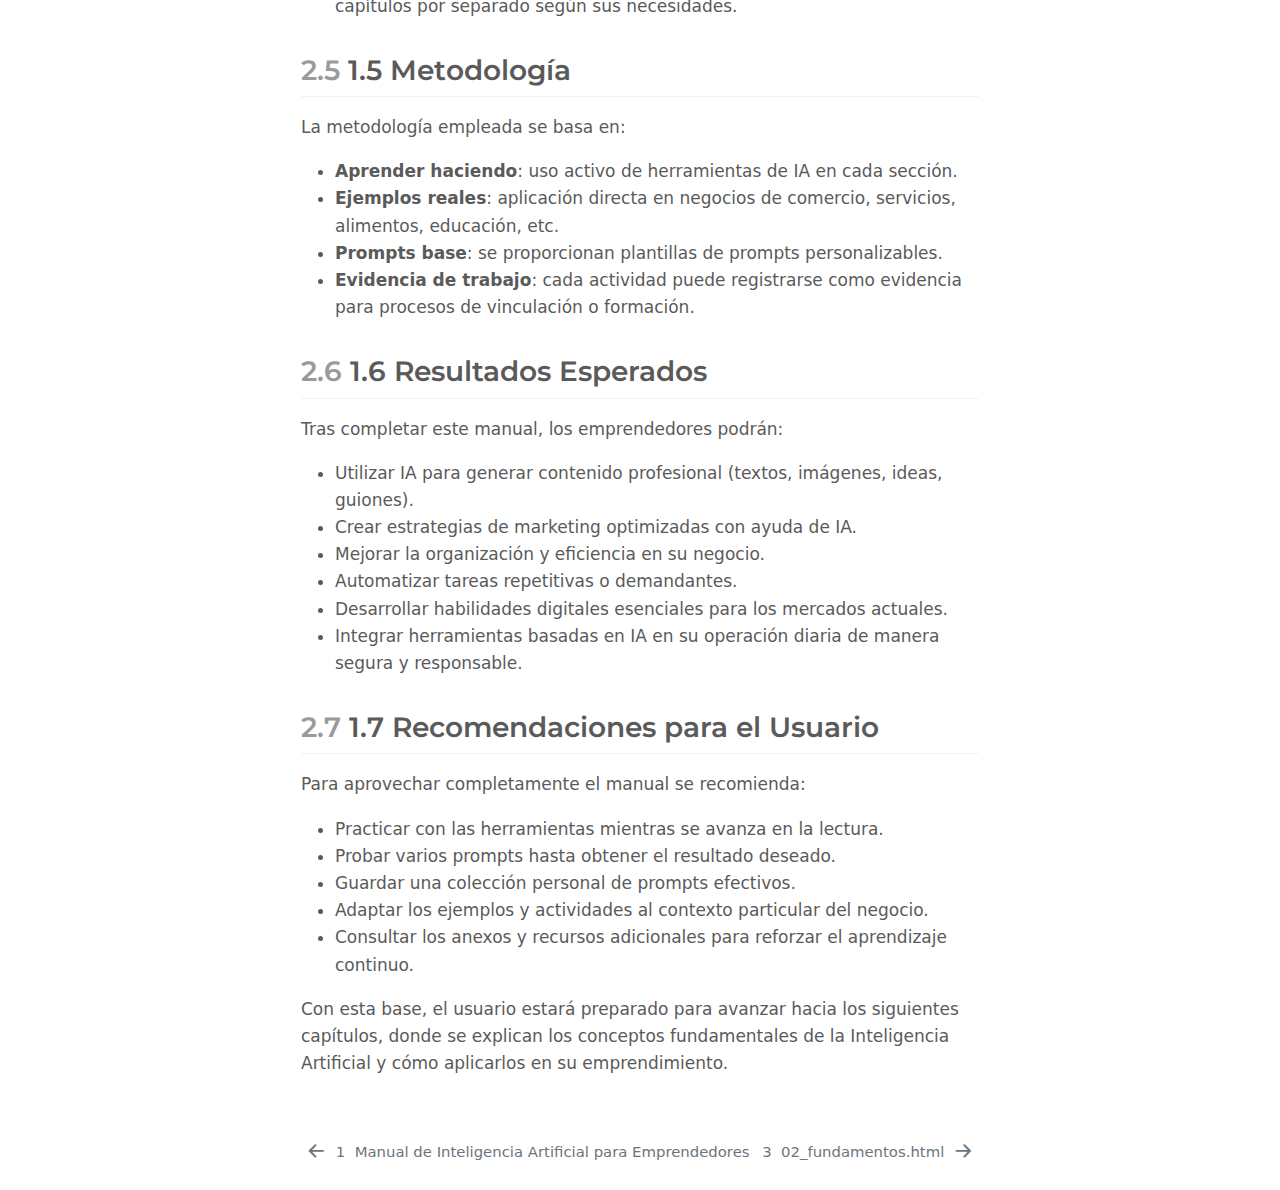
<file: _book/01_presentacion.html>
<!DOCTYPE html>
<html xmlns="http://www.w3.org/1999/xhtml" lang="en" xml:lang="en"><head>

<meta charset="utf-8">
<meta name="generator" content="quarto-1.8.25">

<meta name="viewport" content="width=device-width, initial-scale=1.0, user-scalable=yes">


<title>2&nbsp; 1. Presentación del Manual – Manual de Inteligencia Artificial para Emprendedores</title>
<style>
code{white-space: pre-wrap;}
span.smallcaps{font-variant: small-caps;}
div.columns{display: flex; gap: min(4vw, 1.5em);}
div.column{flex: auto; overflow-x: auto;}
div.hanging-indent{margin-left: 1.5em; text-indent: -1.5em;}
ul.task-list{list-style: none;}
ul.task-list li input[type="checkbox"] {
  width: 0.8em;
  margin: 0 0.8em 0.2em -1em; /* quarto-specific, see https://github.com/quarto-dev/quarto-cli/issues/4556 */ 
  vertical-align: middle;
}
</style>


<script src="site_libs/quarto-nav/quarto-nav.js"></script>
<script src="site_libs/quarto-nav/headroom.min.js"></script>
<script src="site_libs/clipboard/clipboard.min.js"></script>
<script src="site_libs/quarto-search/autocomplete.umd.js"></script>
<script src="site_libs/quarto-search/fuse.min.js"></script>
<script src="site_libs/quarto-search/quarto-search.js"></script>
<meta name="quarto:offset" content="./">
<link href="./02_fundamentos.html" rel="next">
<link href="./index.html" rel="prev">
<script src="site_libs/quarto-html/quarto.js" type="module"></script>
<script src="site_libs/quarto-html/tabsets/tabsets.js" type="module"></script>
<script src="site_libs/quarto-html/axe/axe-check.js" type="module"></script>
<script src="site_libs/quarto-html/popper.min.js"></script>
<script src="site_libs/quarto-html/tippy.umd.min.js"></script>
<script src="site_libs/quarto-html/anchor.min.js"></script>
<link href="site_libs/quarto-html/tippy.css" rel="stylesheet">
<link href="site_libs/quarto-html/quarto-syntax-highlighting-7b89279ff1a6dce999919e0e67d4d9ec.css" rel="stylesheet" class="quarto-color-scheme" id="quarto-text-highlighting-styles">
<link href="site_libs/quarto-html/quarto-syntax-highlighting-dark-707d8167ce6003fca903bfe2be84ab7f.css" rel="stylesheet" class="quarto-color-scheme quarto-color-alternate" id="quarto-text-highlighting-styles">
<link href="site_libs/quarto-html/quarto-syntax-highlighting-7b89279ff1a6dce999919e0e67d4d9ec.css" rel="stylesheet" class="quarto-color-scheme-extra" id="quarto-text-highlighting-styles">
<script src="site_libs/bootstrap/bootstrap.min.js"></script>
<link href="site_libs/bootstrap/bootstrap-icons.css" rel="stylesheet">
<link href="site_libs/bootstrap/bootstrap-66ba5b0beedded4545d071fff7ea1800.min.css" rel="stylesheet" append-hash="true" class="quarto-color-scheme" id="quarto-bootstrap" data-mode="light">
<link href="site_libs/bootstrap/bootstrap-dark-2d6d8467bf2e75a99e72accc3c25dba4.min.css" rel="stylesheet" append-hash="true" class="quarto-color-scheme quarto-color-alternate" id="quarto-bootstrap" data-mode="dark">
<link href="site_libs/bootstrap/bootstrap-66ba5b0beedded4545d071fff7ea1800.min.css" rel="stylesheet" append-hash="true" class="quarto-color-scheme-extra" id="quarto-bootstrap" data-mode="light">
<script id="quarto-search-options" type="application/json">{
  "location": "sidebar",
  "copy-button": false,
  "collapse-after": 3,
  "panel-placement": "start",
  "type": "textbox",
  "limit": 50,
  "keyboard-shortcut": [
    "f",
    "/",
    "s"
  ],
  "show-item-context": false,
  "language": {
    "search-no-results-text": "No results",
    "search-matching-documents-text": "matching documents",
    "search-copy-link-title": "Copy link to search",
    "search-hide-matches-text": "Hide additional matches",
    "search-more-match-text": "more match in this document",
    "search-more-matches-text": "more matches in this document",
    "search-clear-button-title": "Clear",
    "search-text-placeholder": "",
    "search-detached-cancel-button-title": "Cancel",
    "search-submit-button-title": "Submit",
    "search-label": "Search"
  }
}</script>
<style>html{ scroll-behavior: smooth; }</style>


<link rel="stylesheet" href="styles.css">
</head>

<body class="nav-sidebar floating quarto-light"><script id="quarto-html-before-body" type="application/javascript">
    const toggleBodyColorMode = (bsSheetEl) => {
      const mode = bsSheetEl.getAttribute("data-mode");
      const bodyEl = window.document.querySelector("body");
      if (mode === "dark") {
        bodyEl.classList.add("quarto-dark");
        bodyEl.classList.remove("quarto-light");
      } else {
        bodyEl.classList.add("quarto-light");
        bodyEl.classList.remove("quarto-dark");
      }
    }
    const toggleBodyColorPrimary = () => {
      const bsSheetEl = window.document.querySelector("link#quarto-bootstrap:not([rel=disabled-stylesheet])");
      if (bsSheetEl) {
        toggleBodyColorMode(bsSheetEl);
      }
    }
    const setColorSchemeToggle = (alternate) => {
      const toggles = window.document.querySelectorAll('.quarto-color-scheme-toggle');
      for (let i=0; i < toggles.length; i++) {
        const toggle = toggles[i];
        if (toggle) {
          if (alternate) {
            toggle.classList.add("alternate");
          } else {
            toggle.classList.remove("alternate");
          }
        }
      }
    };
    const toggleColorMode = (alternate) => {
      // Switch the stylesheets
      const primaryStylesheets = window.document.querySelectorAll('link.quarto-color-scheme:not(.quarto-color-alternate)');
      const alternateStylesheets = window.document.querySelectorAll('link.quarto-color-scheme.quarto-color-alternate');
      manageTransitions('#quarto-margin-sidebar .nav-link', false);
      if (alternate) {
        // note: dark is layered on light, we don't disable primary!
        enableStylesheet(alternateStylesheets);
        for (const sheetNode of alternateStylesheets) {
          if (sheetNode.id === "quarto-bootstrap") {
            toggleBodyColorMode(sheetNode);
          }
        }
      } else {
        disableStylesheet(alternateStylesheets);
        enableStylesheet(primaryStylesheets)
        toggleBodyColorPrimary();
      }
      manageTransitions('#quarto-margin-sidebar .nav-link', true);
      // Switch the toggles
      setColorSchemeToggle(alternate)
      // Hack to workaround the fact that safari doesn't
      // properly recolor the scrollbar when toggling (#1455)
      if (navigator.userAgent.indexOf('Safari') > 0 && navigator.userAgent.indexOf('Chrome') == -1) {
        manageTransitions("body", false);
        window.scrollTo(0, 1);
        setTimeout(() => {
          window.scrollTo(0, 0);
          manageTransitions("body", true);
        }, 40);
      }
    }
    const disableStylesheet = (stylesheets) => {
      for (let i=0; i < stylesheets.length; i++) {
        const stylesheet = stylesheets[i];
        stylesheet.rel = 'disabled-stylesheet';
      }
    }
    const enableStylesheet = (stylesheets) => {
      for (let i=0; i < stylesheets.length; i++) {
        const stylesheet = stylesheets[i];
        if(stylesheet.rel !== 'stylesheet') { // for Chrome, which will still FOUC without this check
          stylesheet.rel = 'stylesheet';
        }
      }
    }
    const manageTransitions = (selector, allowTransitions) => {
      const els = window.document.querySelectorAll(selector);
      for (let i=0; i < els.length; i++) {
        const el = els[i];
        if (allowTransitions) {
          el.classList.remove('notransition');
        } else {
          el.classList.add('notransition');
        }
      }
    }
    const isFileUrl = () => {
      return window.location.protocol === 'file:';
    }
    const hasAlternateSentinel = () => {
      let styleSentinel = getColorSchemeSentinel();
      if (styleSentinel !== null) {
        return styleSentinel === "alternate";
      } else {
        return false;
      }
    }
    const setStyleSentinel = (alternate) => {
      const value = alternate ? "alternate" : "default";
      if (!isFileUrl()) {
        window.localStorage.setItem("quarto-color-scheme", value);
      } else {
        localAlternateSentinel = value;
      }
    }
    const getColorSchemeSentinel = () => {
      if (!isFileUrl()) {
        const storageValue = window.localStorage.getItem("quarto-color-scheme");
        return storageValue != null ? storageValue : localAlternateSentinel;
      } else {
        return localAlternateSentinel;
      }
    }
    const toggleGiscusIfUsed = (isAlternate, darkModeDefault) => {
      const baseTheme = document.querySelector('#giscus-base-theme')?.value ?? 'light';
      const alternateTheme = document.querySelector('#giscus-alt-theme')?.value ?? 'dark';
      let newTheme = '';
      if(authorPrefersDark) {
        newTheme = isAlternate ? baseTheme : alternateTheme;
      } else {
        newTheme = isAlternate ? alternateTheme : baseTheme;
      }
      const changeGiscusTheme = () => {
        // From: https://github.com/giscus/giscus/issues/336
        const sendMessage = (message) => {
          const iframe = document.querySelector('iframe.giscus-frame');
          if (!iframe) return;
          iframe.contentWindow.postMessage({ giscus: message }, 'https://giscus.app');
        }
        sendMessage({
          setConfig: {
            theme: newTheme
          }
        });
      }
      const isGiscussLoaded = window.document.querySelector('iframe.giscus-frame') !== null;
      if (isGiscussLoaded) {
        changeGiscusTheme();
      }
    };
    const authorPrefersDark = false;
    const darkModeDefault = authorPrefersDark;
      document.querySelector('link#quarto-text-highlighting-styles.quarto-color-scheme-extra').rel = 'disabled-stylesheet';
      document.querySelector('link#quarto-bootstrap.quarto-color-scheme-extra').rel = 'disabled-stylesheet';
    let localAlternateSentinel = darkModeDefault ? 'alternate' : 'default';
    // Dark / light mode switch
    window.quartoToggleColorScheme = () => {
      // Read the current dark / light value
      let toAlternate = !hasAlternateSentinel();
      toggleColorMode(toAlternate);
      setStyleSentinel(toAlternate);
      toggleGiscusIfUsed(toAlternate, darkModeDefault);
      window.dispatchEvent(new Event('resize'));
    };
    // Switch to dark mode if need be
    if (hasAlternateSentinel()) {
      toggleColorMode(true);
    } else {
      toggleColorMode(false);
    }
  </script>

<div id="quarto-search-results"></div>
  <header id="quarto-header" class="headroom fixed-top">
  <nav class="quarto-secondary-nav">
    <div class="container-fluid d-flex">
      <button type="button" class="quarto-btn-toggle btn" data-bs-toggle="collapse" role="button" data-bs-target=".quarto-sidebar-collapse-item" aria-controls="quarto-sidebar" aria-expanded="false" aria-label="Toggle sidebar navigation" onclick="if (window.quartoToggleHeadroom) { window.quartoToggleHeadroom(); }">
        <i class="bi bi-layout-text-sidebar-reverse"></i>
      </button>
        <nav class="quarto-page-breadcrumbs" aria-label="breadcrumb"><ol class="breadcrumb"><li class="breadcrumb-item"><a href="./01_presentacion.html"><span class="chapter-number">2</span>&nbsp; <span class="chapter-title">1. Presentación del Manual</span></a></li></ol></nav>
        <a class="flex-grow-1" role="navigation" data-bs-toggle="collapse" data-bs-target=".quarto-sidebar-collapse-item" aria-controls="quarto-sidebar" aria-expanded="false" aria-label="Toggle sidebar navigation" onclick="if (window.quartoToggleHeadroom) { window.quartoToggleHeadroom(); }">      
        </a>
      <button type="button" class="btn quarto-search-button" aria-label="Search" onclick="window.quartoOpenSearch();">
        <i class="bi bi-search"></i>
      </button>
    </div>
  </nav>
</header>
<!-- content -->
<div id="quarto-content" class="quarto-container page-columns page-rows-contents page-layout-article">
<!-- sidebar -->
  <nav id="quarto-sidebar" class="sidebar collapse collapse-horizontal quarto-sidebar-collapse-item sidebar-navigation floating overflow-auto">
    <div class="pt-lg-2 mt-2 text-left sidebar-header sidebar-header-stacked">
      <a href="./index.html" class="sidebar-logo-link">
      </a>
    <div class="sidebar-title mb-0 py-0">
      <a href="./">Manual de Inteligencia Artificial para Emprendedores</a> 
        <div class="sidebar-tools-main">
  <a href="" class="quarto-color-scheme-toggle quarto-navigation-tool  px-1" onclick="window.quartoToggleColorScheme(); return false;" title="Toggle dark mode"><i class="bi"></i></a>
</div>
    </div>
      </div>
        <div class="mt-2 flex-shrink-0 align-items-center">
        <div class="sidebar-search">
        <div id="quarto-search" class="" title="Search"></div>
        </div>
        </div>
    <div class="sidebar-menu-container"> 
    <ul class="list-unstyled mt-1">
        <li class="sidebar-item">
  <div class="sidebar-item-container"> 
  <a href="./index.html" class="sidebar-item-text sidebar-link">
 <span class="menu-text"><span class="chapter-number">1</span>&nbsp; <span class="chapter-title">Manual de Inteligencia Artificial para Emprendedores</span></span></a>
  </div>
</li>
        <li class="sidebar-item">
  <div class="sidebar-item-container"> 
  <a href="./01_presentacion.html" class="sidebar-item-text sidebar-link active">
 <span class="menu-text"><span class="chapter-number">2</span>&nbsp; <span class="chapter-title">1. Presentación del Manual</span></span></a>
  </div>
</li>
        <li class="sidebar-item">
  <div class="sidebar-item-container"> 
  <a href="./02_fundamentos.html" class="sidebar-item-text sidebar-link">
 <span class="menu-text"><span class="chapter-number">3</span>&nbsp; <span class="chapter-title">02_fundamentos.html</span></span></a>
  </div>
</li>
        <li class="sidebar-item">
  <div class="sidebar-item-container"> 
  <a href="./03_herramientas.html" class="sidebar-item-text sidebar-link">
 <span class="menu-text"><span class="chapter-number">4</span>&nbsp; <span class="chapter-title">03_herramientas.html</span></span></a>
  </div>
</li>
        <li class="sidebar-item">
  <div class="sidebar-item-container"> 
  <a href="./04_modelo_negocio.html" class="sidebar-item-text sidebar-link">
 <span class="menu-text"><span class="chapter-number">5</span>&nbsp; <span class="chapter-title">04_modelo_negocio.html</span></span></a>
  </div>
</li>
        <li class="sidebar-item">
  <div class="sidebar-item-container"> 
  <a href="./05_marketing.html" class="sidebar-item-text sidebar-link">
 <span class="menu-text"><span class="chapter-number">6</span>&nbsp; <span class="chapter-title">05_marketing.html</span></span></a>
  </div>
</li>
        <li class="sidebar-item">
  <div class="sidebar-item-container"> 
  <a href="./06_atencion_cliente.html" class="sidebar-item-text sidebar-link">
 <span class="menu-text"><span class="chapter-number">7</span>&nbsp; <span class="chapter-title">06_atencion_cliente.html</span></span></a>
  </div>
</li>
        <li class="sidebar-item">
  <div class="sidebar-item-container"> 
  <a href="./07_gestion.html" class="sidebar-item-text sidebar-link">
 <span class="menu-text"><span class="chapter-number">8</span>&nbsp; <span class="chapter-title">07_gestion.html</span></span></a>
  </div>
</li>
        <li class="sidebar-item">
  <div class="sidebar-item-container"> 
  <a href="./08_etica.html" class="sidebar-item-text sidebar-link">
 <span class="menu-text"><span class="chapter-number">9</span>&nbsp; <span class="chapter-title">08_etica.html</span></span></a>
  </div>
</li>
        <li class="sidebar-item">
  <div class="sidebar-item-container"> 
  <a href="./09_talleres.html" class="sidebar-item-text sidebar-link">
 <span class="menu-text"><span class="chapter-number">10</span>&nbsp; <span class="chapter-title">09_talleres.html</span></span></a>
  </div>
</li>
        <li class="sidebar-item">
  <div class="sidebar-item-container"> 
  <a href="./10_evidencias.html" class="sidebar-item-text sidebar-link">
 <span class="menu-text"><span class="chapter-number">11</span>&nbsp; <span class="chapter-title">10_evidencias.html</span></span></a>
  </div>
</li>
        <li class="sidebar-item">
  <div class="sidebar-item-container"> 
  <a href="./11_conclusiones.html" class="sidebar-item-text sidebar-link">
 <span class="menu-text"><span class="chapter-number">12</span>&nbsp; <span class="chapter-title">11_conclusiones.html</span></span></a>
  </div>
</li>
        <li class="sidebar-item">
  <div class="sidebar-item-container"> 
  <a href="./anexos.html" class="sidebar-item-text sidebar-link">
 <span class="menu-text"><span class="chapter-number">13</span>&nbsp; <span class="chapter-title">anexos.html</span></span></a>
  </div>
</li>
    </ul>
    </div>
</nav>
<div id="quarto-sidebar-glass" class="quarto-sidebar-collapse-item" data-bs-toggle="collapse" data-bs-target=".quarto-sidebar-collapse-item"></div>
<!-- margin-sidebar -->
    <div id="quarto-margin-sidebar" class="sidebar margin-sidebar">
        <nav id="TOC" role="doc-toc" class="toc-active">
    <h2 id="toc-title">Table of contents</h2>
   
  <ul>
  <li><a href="#objetivo-del-manual" id="toc-objetivo-del-manual" class="nav-link active" data-scroll-target="#objetivo-del-manual"><span class="header-section-number">2.1</span> 1.1 Objetivo del Manual</a></li>
  <li><a href="#público-objetivo" id="toc-público-objetivo" class="nav-link" data-scroll-target="#público-objetivo"><span class="header-section-number">2.2</span> 1.2 Público Objetivo</a></li>
  <li><a href="#alcance-del-manual" id="toc-alcance-del-manual" class="nav-link" data-scroll-target="#alcance-del-manual"><span class="header-section-number">2.3</span> 1.3 Alcance del Manual</a></li>
  <li><a href="#enfoque-del-manual" id="toc-enfoque-del-manual" class="nav-link" data-scroll-target="#enfoque-del-manual"><span class="header-section-number">2.4</span> 1.4 Enfoque del Manual</a></li>
  <li><a href="#metodología" id="toc-metodología" class="nav-link" data-scroll-target="#metodología"><span class="header-section-number">2.5</span> 1.5 Metodología</a></li>
  <li><a href="#resultados-esperados" id="toc-resultados-esperados" class="nav-link" data-scroll-target="#resultados-esperados"><span class="header-section-number">2.6</span> 1.6 Resultados Esperados</a></li>
  <li><a href="#recomendaciones-para-el-usuario" id="toc-recomendaciones-para-el-usuario" class="nav-link" data-scroll-target="#recomendaciones-para-el-usuario"><span class="header-section-number">2.7</span> 1.7 Recomendaciones para el Usuario</a></li>
  </ul>
</nav>
    </div>
<!-- main -->
<main class="content" id="quarto-document-content">


<header id="title-block-header" class="quarto-title-block default">
<div class="quarto-title">
<h1 class="title"><span class="chapter-number">2</span>&nbsp; <span class="chapter-title">1. Presentación del Manual</span></h1>
</div>



<div class="quarto-title-meta">

    
  
    
  </div>
  


</header>


<section id="objetivo-del-manual" class="level2" data-number="2.1">
<h2 data-number="2.1" class="anchored" data-anchor-id="objetivo-del-manual"><span class="header-section-number">2.1</span> 1.1 Objetivo del Manual</h2>
<p>El presente manual tiene como objetivo brindar a los emprendedores una guía práctica, estructurada y accesible para comprender y aplicar la Inteligencia Artificial (IA) en sus negocios. Su propósito es facilitar la adopción de herramientas modernas que contribuyan a mejorar la productividad, optimizar procesos internos, fortalecer la presencia digital y potenciar las estrategias de marketing y ventas.</p>
<p>Además, busca que los usuarios puedan desarrollar autonomía en el uso de modelos de IA conversacional, generadores de contenido y herramientas de automatización, sin requerir conocimientos técnicos avanzados.</p>
</section>
<section id="público-objetivo" class="level2" data-number="2.2">
<h2 data-number="2.2" class="anchored" data-anchor-id="público-objetivo"><span class="header-section-number">2.2</span> 1.2 Público Objetivo</h2>
<p>Este manual está dirigido a:</p>
<ul>
<li>Emprendedores individuales o de pequeñas y medianas empresas.<br>
</li>
<li>Comerciantes, artesanos y prestadores de servicios.<br>
</li>
<li>Estudiantes y profesionales que deseen integrar IA en proyectos personales o laborales.<br>
</li>
<li>Personas interesadas en modernizar su negocio mediante herramientas tecnológicas accesibles.</li>
</ul>
<p>El lenguaje y los ejemplos están diseñados para ser comprensibles para personas sin experiencia previa en programación o tecnología avanzada.</p>
</section>
<section id="alcance-del-manual" class="level2" data-number="2.3">
<h2 data-number="2.3" class="anchored" data-anchor-id="alcance-del-manual"><span class="header-section-number">2.3</span> 1.3 Alcance del Manual</h2>
<p>Este documento abarca:</p>
<ul>
<li>Explicación clara de conceptos fundamentales de IA.<br>
</li>
<li>Introducción a herramientas gratuitas y de pago pensadas para emprendedores.<br>
</li>
<li>Aplicaciones prácticas de IA en marketing, ventas, atención al cliente, diseño, organización diaria y planificación estratégica.<br>
</li>
<li>Talleres y actividades guiadas para poner en práctica cada concepto.<br>
</li>
<li>Listados de prompts optimizados para obtener los mejores resultados.<br>
</li>
<li>Material complementario y recursos adicionales para aprendizaje continuo.</li>
</ul>
<p>No abarca temas técnicos avanzados como programación intensiva, desarrollo de modelos de IA desde cero o procesos especializados de análisis de datos complejos.</p>
</section>
<section id="enfoque-del-manual" class="level2" data-number="2.4">
<h2 data-number="2.4" class="anchored" data-anchor-id="enfoque-del-manual"><span class="header-section-number">2.4</span> 1.4 Enfoque del Manual</h2>
<p>Este manual tiene un enfoque:</p>
<ul>
<li><strong>Práctico</strong>: Cada capítulo incluye tareas y ejemplos aplicados a negocios reales.<br>
</li>
<li><strong>Accesible</strong>: No requiere conocimientos previos especializados.<br>
</li>
<li><strong>Progresivo</strong>: Los temas se presentan en un orden que facilita el aprendizaje.<br>
</li>
<li><strong>Aplicado</strong>: El contenido está diseñado para ser implementado de inmediato en cualquier tipo de emprendimiento.<br>
</li>
<li><strong>Flexible</strong>: El emprendedor puede usarlo como guía completa o consultar capítulos por separado según sus necesidades.</li>
</ul>
</section>
<section id="metodología" class="level2" data-number="2.5">
<h2 data-number="2.5" class="anchored" data-anchor-id="metodología"><span class="header-section-number">2.5</span> 1.5 Metodología</h2>
<p>La metodología empleada se basa en:</p>
<ul>
<li><strong>Aprender haciendo</strong>: uso activo de herramientas de IA en cada sección.<br>
</li>
<li><strong>Ejemplos reales</strong>: aplicación directa en negocios de comercio, servicios, alimentos, educación, etc.<br>
</li>
<li><strong>Prompts base</strong>: se proporcionan plantillas de prompts personalizables.<br>
</li>
<li><strong>Evidencia de trabajo</strong>: cada actividad puede registrarse como evidencia para procesos de vinculación o formación.</li>
</ul>
</section>
<section id="resultados-esperados" class="level2" data-number="2.6">
<h2 data-number="2.6" class="anchored" data-anchor-id="resultados-esperados"><span class="header-section-number">2.6</span> 1.6 Resultados Esperados</h2>
<p>Tras completar este manual, los emprendedores podrán:</p>
<ul>
<li>Utilizar IA para generar contenido profesional (textos, imágenes, ideas, guiones).<br>
</li>
<li>Crear estrategias de marketing optimizadas con ayuda de IA.<br>
</li>
<li>Mejorar la organización y eficiencia en su negocio.<br>
</li>
<li>Automatizar tareas repetitivas o demandantes.<br>
</li>
<li>Desarrollar habilidades digitales esenciales para los mercados actuales.<br>
</li>
<li>Integrar herramientas basadas en IA en su operación diaria de manera segura y responsable.</li>
</ul>
</section>
<section id="recomendaciones-para-el-usuario" class="level2" data-number="2.7">
<h2 data-number="2.7" class="anchored" data-anchor-id="recomendaciones-para-el-usuario"><span class="header-section-number">2.7</span> 1.7 Recomendaciones para el Usuario</h2>
<p>Para aprovechar completamente el manual se recomienda:</p>
<ul>
<li>Practicar con las herramientas mientras se avanza en la lectura.<br>
</li>
<li>Probar varios prompts hasta obtener el resultado deseado.<br>
</li>
<li>Guardar una colección personal de prompts efectivos.<br>
</li>
<li>Adaptar los ejemplos y actividades al contexto particular del negocio.<br>
</li>
<li>Consultar los anexos y recursos adicionales para reforzar el aprendizaje continuo.</li>
</ul>
<p>Con esta base, el usuario estará preparado para avanzar hacia los siguientes capítulos, donde se explican los conceptos fundamentales de la Inteligencia Artificial y cómo aplicarlos en su emprendimiento.</p>


</section>

</main> <!-- /main -->
<script id="quarto-html-after-body" type="application/javascript">
  window.document.addEventListener("DOMContentLoaded", function (event) {
    // Ensure there is a toggle, if there isn't float one in the top right
    if (window.document.querySelector('.quarto-color-scheme-toggle') === null) {
      const a = window.document.createElement('a');
      a.classList.add('top-right');
      a.classList.add('quarto-color-scheme-toggle');
      a.href = "";
      a.onclick = function() { try { window.quartoToggleColorScheme(); } catch {} return false; };
      const i = window.document.createElement("i");
      i.classList.add('bi');
      a.appendChild(i);
      window.document.body.appendChild(a);
    }
    setColorSchemeToggle(hasAlternateSentinel())
    const icon = "";
    const anchorJS = new window.AnchorJS();
    anchorJS.options = {
      placement: 'right',
      icon: icon
    };
    anchorJS.add('.anchored');
    const isCodeAnnotation = (el) => {
      for (const clz of el.classList) {
        if (clz.startsWith('code-annotation-')) {                     
          return true;
        }
      }
      return false;
    }
    const onCopySuccess = function(e) {
      // button target
      const button = e.trigger;
      // don't keep focus
      button.blur();
      // flash "checked"
      button.classList.add('code-copy-button-checked');
      var currentTitle = button.getAttribute("title");
      button.setAttribute("title", "Copied!");
      let tooltip;
      if (window.bootstrap) {
        button.setAttribute("data-bs-toggle", "tooltip");
        button.setAttribute("data-bs-placement", "left");
        button.setAttribute("data-bs-title", "Copied!");
        tooltip = new bootstrap.Tooltip(button, 
          { trigger: "manual", 
            customClass: "code-copy-button-tooltip",
            offset: [0, -8]});
        tooltip.show();    
      }
      setTimeout(function() {
        if (tooltip) {
          tooltip.hide();
          button.removeAttribute("data-bs-title");
          button.removeAttribute("data-bs-toggle");
          button.removeAttribute("data-bs-placement");
        }
        button.setAttribute("title", currentTitle);
        button.classList.remove('code-copy-button-checked');
      }, 1000);
      // clear code selection
      e.clearSelection();
    }
    const getTextToCopy = function(trigger) {
      const outerScaffold = trigger.parentElement.cloneNode(true);
      const codeEl = outerScaffold.querySelector('code');
      for (const childEl of codeEl.children) {
        if (isCodeAnnotation(childEl)) {
          childEl.remove();
        }
      }
      return codeEl.innerText;
    }
    const clipboard = new window.ClipboardJS('.code-copy-button:not([data-in-quarto-modal])', {
      text: getTextToCopy
    });
    clipboard.on('success', onCopySuccess);
    if (window.document.getElementById('quarto-embedded-source-code-modal')) {
      const clipboardModal = new window.ClipboardJS('.code-copy-button[data-in-quarto-modal]', {
        text: getTextToCopy,
        container: window.document.getElementById('quarto-embedded-source-code-modal')
      });
      clipboardModal.on('success', onCopySuccess);
    }
      var localhostRegex = new RegExp(/^(?:http|https):\/\/localhost\:?[0-9]*\//);
      var mailtoRegex = new RegExp(/^mailto:/);
        var filterRegex = new RegExp('/' + window.location.host + '/');
      var isInternal = (href) => {
          return filterRegex.test(href) || localhostRegex.test(href) || mailtoRegex.test(href);
      }
      // Inspect non-navigation links and adorn them if external
     var links = window.document.querySelectorAll('a[href]:not(.nav-link):not(.navbar-brand):not(.toc-action):not(.sidebar-link):not(.sidebar-item-toggle):not(.pagination-link):not(.no-external):not([aria-hidden]):not(.dropdown-item):not(.quarto-navigation-tool):not(.about-link)');
      for (var i=0; i<links.length; i++) {
        const link = links[i];
        if (!isInternal(link.href)) {
          // undo the damage that might have been done by quarto-nav.js in the case of
          // links that we want to consider external
          if (link.dataset.originalHref !== undefined) {
            link.href = link.dataset.originalHref;
          }
        }
      }
    function tippyHover(el, contentFn, onTriggerFn, onUntriggerFn) {
      const config = {
        allowHTML: true,
        maxWidth: 500,
        delay: 100,
        arrow: false,
        appendTo: function(el) {
            return el.parentElement;
        },
        interactive: true,
        interactiveBorder: 10,
        theme: 'quarto',
        placement: 'bottom-start',
      };
      if (contentFn) {
        config.content = contentFn;
      }
      if (onTriggerFn) {
        config.onTrigger = onTriggerFn;
      }
      if (onUntriggerFn) {
        config.onUntrigger = onUntriggerFn;
      }
      window.tippy(el, config); 
    }
    const noterefs = window.document.querySelectorAll('a[role="doc-noteref"]');
    for (var i=0; i<noterefs.length; i++) {
      const ref = noterefs[i];
      tippyHover(ref, function() {
        // use id or data attribute instead here
        let href = ref.getAttribute('data-footnote-href') || ref.getAttribute('href');
        try { href = new URL(href).hash; } catch {}
        const id = href.replace(/^#\/?/, "");
        const note = window.document.getElementById(id);
        if (note) {
          return note.innerHTML;
        } else {
          return "";
        }
      });
    }
    const xrefs = window.document.querySelectorAll('a.quarto-xref');
    const processXRef = (id, note) => {
      // Strip column container classes
      const stripColumnClz = (el) => {
        el.classList.remove("page-full", "page-columns");
        if (el.children) {
          for (const child of el.children) {
            stripColumnClz(child);
          }
        }
      }
      stripColumnClz(note)
      if (id === null || id.startsWith('sec-')) {
        // Special case sections, only their first couple elements
        const container = document.createElement("div");
        if (note.children && note.children.length > 2) {
          container.appendChild(note.children[0].cloneNode(true));
          for (let i = 1; i < note.children.length; i++) {
            const child = note.children[i];
            if (child.tagName === "P" && child.innerText === "") {
              continue;
            } else {
              container.appendChild(child.cloneNode(true));
              break;
            }
          }
          if (window.Quarto?.typesetMath) {
            window.Quarto.typesetMath(container);
          }
          return container.innerHTML
        } else {
          if (window.Quarto?.typesetMath) {
            window.Quarto.typesetMath(note);
          }
          return note.innerHTML;
        }
      } else {
        // Remove any anchor links if they are present
        const anchorLink = note.querySelector('a.anchorjs-link');
        if (anchorLink) {
          anchorLink.remove();
        }
        if (window.Quarto?.typesetMath) {
          window.Quarto.typesetMath(note);
        }
        if (note.classList.contains("callout")) {
          return note.outerHTML;
        } else {
          return note.innerHTML;
        }
      }
    }
    for (var i=0; i<xrefs.length; i++) {
      const xref = xrefs[i];
      tippyHover(xref, undefined, function(instance) {
        instance.disable();
        let url = xref.getAttribute('href');
        let hash = undefined; 
        if (url.startsWith('#')) {
          hash = url;
        } else {
          try { hash = new URL(url).hash; } catch {}
        }
        if (hash) {
          const id = hash.replace(/^#\/?/, "");
          const note = window.document.getElementById(id);
          if (note !== null) {
            try {
              const html = processXRef(id, note.cloneNode(true));
              instance.setContent(html);
            } finally {
              instance.enable();
              instance.show();
            }
          } else {
            // See if we can fetch this
            fetch(url.split('#')[0])
            .then(res => res.text())
            .then(html => {
              const parser = new DOMParser();
              const htmlDoc = parser.parseFromString(html, "text/html");
              const note = htmlDoc.getElementById(id);
              if (note !== null) {
                const html = processXRef(id, note);
                instance.setContent(html);
              } 
            }).finally(() => {
              instance.enable();
              instance.show();
            });
          }
        } else {
          // See if we can fetch a full url (with no hash to target)
          // This is a special case and we should probably do some content thinning / targeting
          fetch(url)
          .then(res => res.text())
          .then(html => {
            const parser = new DOMParser();
            const htmlDoc = parser.parseFromString(html, "text/html");
            const note = htmlDoc.querySelector('main.content');
            if (note !== null) {
              // This should only happen for chapter cross references
              // (since there is no id in the URL)
              // remove the first header
              if (note.children.length > 0 && note.children[0].tagName === "HEADER") {
                note.children[0].remove();
              }
              const html = processXRef(null, note);
              instance.setContent(html);
            } 
          }).finally(() => {
            instance.enable();
            instance.show();
          });
        }
      }, function(instance) {
      });
    }
        let selectedAnnoteEl;
        const selectorForAnnotation = ( cell, annotation) => {
          let cellAttr = 'data-code-cell="' + cell + '"';
          let lineAttr = 'data-code-annotation="' +  annotation + '"';
          const selector = 'span[' + cellAttr + '][' + lineAttr + ']';
          return selector;
        }
        const selectCodeLines = (annoteEl) => {
          const doc = window.document;
          const targetCell = annoteEl.getAttribute("data-target-cell");
          const targetAnnotation = annoteEl.getAttribute("data-target-annotation");
          const annoteSpan = window.document.querySelector(selectorForAnnotation(targetCell, targetAnnotation));
          const lines = annoteSpan.getAttribute("data-code-lines").split(",");
          const lineIds = lines.map((line) => {
            return targetCell + "-" + line;
          })
          let top = null;
          let height = null;
          let parent = null;
          if (lineIds.length > 0) {
              //compute the position of the single el (top and bottom and make a div)
              const el = window.document.getElementById(lineIds[0]);
              top = el.offsetTop;
              height = el.offsetHeight;
              parent = el.parentElement.parentElement;
            if (lineIds.length > 1) {
              const lastEl = window.document.getElementById(lineIds[lineIds.length - 1]);
              const bottom = lastEl.offsetTop + lastEl.offsetHeight;
              height = bottom - top;
            }
            if (top !== null && height !== null && parent !== null) {
              // cook up a div (if necessary) and position it 
              let div = window.document.getElementById("code-annotation-line-highlight");
              if (div === null) {
                div = window.document.createElement("div");
                div.setAttribute("id", "code-annotation-line-highlight");
                div.style.position = 'absolute';
                parent.appendChild(div);
              }
              div.style.top = top - 2 + "px";
              div.style.height = height + 4 + "px";
              div.style.left = 0;
              let gutterDiv = window.document.getElementById("code-annotation-line-highlight-gutter");
              if (gutterDiv === null) {
                gutterDiv = window.document.createElement("div");
                gutterDiv.setAttribute("id", "code-annotation-line-highlight-gutter");
                gutterDiv.style.position = 'absolute';
                const codeCell = window.document.getElementById(targetCell);
                const gutter = codeCell.querySelector('.code-annotation-gutter');
                gutter.appendChild(gutterDiv);
              }
              gutterDiv.style.top = top - 2 + "px";
              gutterDiv.style.height = height + 4 + "px";
            }
            selectedAnnoteEl = annoteEl;
          }
        };
        const unselectCodeLines = () => {
          const elementsIds = ["code-annotation-line-highlight", "code-annotation-line-highlight-gutter"];
          elementsIds.forEach((elId) => {
            const div = window.document.getElementById(elId);
            if (div) {
              div.remove();
            }
          });
          selectedAnnoteEl = undefined;
        };
          // Handle positioning of the toggle
      window.addEventListener(
        "resize",
        throttle(() => {
          elRect = undefined;
          if (selectedAnnoteEl) {
            selectCodeLines(selectedAnnoteEl);
          }
        }, 10)
      );
      function throttle(fn, ms) {
      let throttle = false;
      let timer;
        return (...args) => {
          if(!throttle) { // first call gets through
              fn.apply(this, args);
              throttle = true;
          } else { // all the others get throttled
              if(timer) clearTimeout(timer); // cancel #2
              timer = setTimeout(() => {
                fn.apply(this, args);
                timer = throttle = false;
              }, ms);
          }
        };
      }
        // Attach click handler to the DT
        const annoteDls = window.document.querySelectorAll('dt[data-target-cell]');
        for (const annoteDlNode of annoteDls) {
          annoteDlNode.addEventListener('click', (event) => {
            const clickedEl = event.target;
            if (clickedEl !== selectedAnnoteEl) {
              unselectCodeLines();
              const activeEl = window.document.querySelector('dt[data-target-cell].code-annotation-active');
              if (activeEl) {
                activeEl.classList.remove('code-annotation-active');
              }
              selectCodeLines(clickedEl);
              clickedEl.classList.add('code-annotation-active');
            } else {
              // Unselect the line
              unselectCodeLines();
              clickedEl.classList.remove('code-annotation-active');
            }
          });
        }
    const findCites = (el) => {
      const parentEl = el.parentElement;
      if (parentEl) {
        const cites = parentEl.dataset.cites;
        if (cites) {
          return {
            el,
            cites: cites.split(' ')
          };
        } else {
          return findCites(el.parentElement)
        }
      } else {
        return undefined;
      }
    };
    var bibliorefs = window.document.querySelectorAll('a[role="doc-biblioref"]');
    for (var i=0; i<bibliorefs.length; i++) {
      const ref = bibliorefs[i];
      const citeInfo = findCites(ref);
      if (citeInfo) {
        tippyHover(citeInfo.el, function() {
          var popup = window.document.createElement('div');
          citeInfo.cites.forEach(function(cite) {
            var citeDiv = window.document.createElement('div');
            citeDiv.classList.add('hanging-indent');
            citeDiv.classList.add('csl-entry');
            var biblioDiv = window.document.getElementById('ref-' + cite);
            if (biblioDiv) {
              citeDiv.innerHTML = biblioDiv.innerHTML;
            }
            popup.appendChild(citeDiv);
          });
          return popup.innerHTML;
        });
      }
    }
  });
  </script>
<nav class="page-navigation">
  <div class="nav-page nav-page-previous">
      <a href="./index.html" class="pagination-link" aria-label="Manual de Inteligencia Artificial para Emprendedores">
        <i class="bi bi-arrow-left-short"></i> <span class="nav-page-text"><span class="chapter-number">1</span>&nbsp; <span class="chapter-title">Manual de Inteligencia Artificial para Emprendedores</span></span>
      </a>          
  </div>
  <div class="nav-page nav-page-next">
      <a href="./02_fundamentos.html" class="pagination-link" aria-label="02_fundamentos.html">
        <span class="nav-page-text"><span class="chapter-number">3</span>&nbsp; <span class="chapter-title">02_fundamentos.html</span></span> <i class="bi bi-arrow-right-short"></i>
      </a>
  </div>
</nav>
</div> <!-- /content -->




<script src="site_libs/quarto-html/zenscroll-min.js"></script>
</body></html>
</file>
<file: _book/site_libs/quarto-html/tippy.css>
.tippy-box[data-animation=fade][data-state=hidden]{opacity:0}[data-tippy-root]{max-width:calc(100vw - 10px)}.tippy-box{position:relative;background-color:#333;color:#fff;border-radius:4px;font-size:14px;line-height:1.4;white-space:normal;outline:0;transition-property:transform,visibility,opacity}.tippy-box[data-placement^=top]>.tippy-arrow{bottom:0}.tippy-box[data-placement^=top]>.tippy-arrow:before{bottom:-7px;left:0;border-width:8px 8px 0;border-top-color:initial;transform-origin:center top}.tippy-box[data-placement^=bottom]>.tippy-arrow{top:0}.tippy-box[data-placement^=bottom]>.tippy-arrow:before{top:-7px;left:0;border-width:0 8px 8px;border-bottom-color:initial;transform-origin:center bottom}.tippy-box[data-placement^=left]>.tippy-arrow{right:0}.tippy-box[data-placement^=left]>.tippy-arrow:before{border-width:8px 0 8px 8px;border-left-color:initial;right:-7px;transform-origin:center left}.tippy-box[data-placement^=right]>.tippy-arrow{left:0}.tippy-box[data-placement^=right]>.tippy-arrow:before{left:-7px;border-width:8px 8px 8px 0;border-right-color:initial;transform-origin:center right}.tippy-box[data-inertia][data-state=visible]{transition-timing-function:cubic-bezier(.54,1.5,.38,1.11)}.tippy-arrow{width:16px;height:16px;color:#333}.tippy-arrow:before{content:"";position:absolute;border-color:transparent;border-style:solid}.tippy-content{position:relative;padding:5px 9px;z-index:1}
</file>
<file: _book/site_libs/quarto-html/quarto-syntax-highlighting-7b89279ff1a6dce999919e0e67d4d9ec.css>
/* quarto syntax highlight colors */
:root {
  --quarto-hl-ot-color: #003B4F;
  --quarto-hl-at-color: #657422;
  --quarto-hl-ss-color: #20794D;
  --quarto-hl-an-color: #5E5E5E;
  --quarto-hl-fu-color: #4758AB;
  --quarto-hl-st-color: #20794D;
  --quarto-hl-cf-color: #003B4F;
  --quarto-hl-op-color: #5E5E5E;
  --quarto-hl-er-color: #AD0000;
  --quarto-hl-bn-color: #AD0000;
  --quarto-hl-al-color: #AD0000;
  --quarto-hl-va-color: #111111;
  --quarto-hl-bu-color: inherit;
  --quarto-hl-ex-color: inherit;
  --quarto-hl-pp-color: #AD0000;
  --quarto-hl-in-color: #5E5E5E;
  --quarto-hl-vs-color: #20794D;
  --quarto-hl-wa-color: #5E5E5E;
  --quarto-hl-do-color: #5E5E5E;
  --quarto-hl-im-color: #00769E;
  --quarto-hl-ch-color: #20794D;
  --quarto-hl-dt-color: #AD0000;
  --quarto-hl-fl-color: #AD0000;
  --quarto-hl-co-color: #5E5E5E;
  --quarto-hl-cv-color: #5E5E5E;
  --quarto-hl-cn-color: #8f5902;
  --quarto-hl-sc-color: #5E5E5E;
  --quarto-hl-dv-color: #AD0000;
  --quarto-hl-kw-color: #003B4F;
}

/* other quarto variables */
:root {
  --quarto-font-monospace: SFMono-Regular, Menlo, Monaco, Consolas, "Liberation Mono", "Courier New", monospace;
}

/* syntax highlight based on Pandoc's rules */
pre > code.sourceCode > span {
  color: #003B4F;
}

code.sourceCode > span {
  color: #003B4F;
}

div.sourceCode,
div.sourceCode pre.sourceCode {
  color: #003B4F;
}

/* Normal */
code span {
  color: #003B4F;
}

/* Alert */
code span.al {
  color: #AD0000;
  font-style: inherit;
}

/* Annotation */
code span.an {
  color: #5E5E5E;
  font-style: inherit;
}

/* Attribute */
code span.at {
  color: #657422;
  font-style: inherit;
}

/* BaseN */
code span.bn {
  color: #AD0000;
  font-style: inherit;
}

/* BuiltIn */
code span.bu {
  font-style: inherit;
}

/* ControlFlow */
code span.cf {
  color: #003B4F;
  font-weight: bold;
  font-style: inherit;
}

/* Char */
code span.ch {
  color: #20794D;
  font-style: inherit;
}

/* Constant */
code span.cn {
  color: #8f5902;
  font-style: inherit;
}

/* Comment */
code span.co {
  color: #5E5E5E;
  font-style: inherit;
}

/* CommentVar */
code span.cv {
  color: #5E5E5E;
  font-style: italic;
}

/* Documentation */
code span.do {
  color: #5E5E5E;
  font-style: italic;
}

/* DataType */
code span.dt {
  color: #AD0000;
  font-style: inherit;
}

/* DecVal */
code span.dv {
  color: #AD0000;
  font-style: inherit;
}

/* Error */
code span.er {
  color: #AD0000;
  font-style: inherit;
}

/* Extension */
code span.ex {
  font-style: inherit;
}

/* Float */
code span.fl {
  color: #AD0000;
  font-style: inherit;
}

/* Function */
code span.fu {
  color: #4758AB;
  font-style: inherit;
}

/* Import */
code span.im {
  color: #00769E;
  font-style: inherit;
}

/* Information */
code span.in {
  color: #5E5E5E;
  font-style: inherit;
}

/* Keyword */
code span.kw {
  color: #003B4F;
  font-weight: bold;
  font-style: inherit;
}

/* Operator */
code span.op {
  color: #5E5E5E;
  font-style: inherit;
}

/* Other */
code span.ot {
  color: #003B4F;
  font-style: inherit;
}

/* Preprocessor */
code span.pp {
  color: #AD0000;
  font-style: inherit;
}

/* SpecialChar */
code span.sc {
  color: #5E5E5E;
  font-style: inherit;
}

/* SpecialString */
code span.ss {
  color: #20794D;
  font-style: inherit;
}

/* String */
code span.st {
  color: #20794D;
  font-style: inherit;
}

/* Variable */
code span.va {
  color: #111111;
  font-style: inherit;
}

/* VerbatimString */
code span.vs {
  color: #20794D;
  font-style: inherit;
}

/* Warning */
code span.wa {
  color: #5E5E5E;
  font-style: italic;
}

.prevent-inlining {
  content: "</";
}

/*# sourceMappingURL=3944bc705cfaf4c80e56f77c5205168a.css.map */
</file>
<file: _book/site_libs/quarto-html/quarto-syntax-highlighting-dark-707d8167ce6003fca903bfe2be84ab7f.css>
/* quarto syntax highlight colors */
:root {
  --quarto-hl-al-color: #f07178;
  --quarto-hl-an-color: #d4d0ab;
  --quarto-hl-at-color: #00e0e0;
  --quarto-hl-bn-color: #d4d0ab;
  --quarto-hl-bu-color: #abe338;
  --quarto-hl-ch-color: #abe338;
  --quarto-hl-co-color: #f8f8f2;
  --quarto-hl-cv-color: #ffd700;
  --quarto-hl-cn-color: #ffd700;
  --quarto-hl-cf-color: #ffa07a;
  --quarto-hl-dt-color: #ffa07a;
  --quarto-hl-dv-color: #d4d0ab;
  --quarto-hl-do-color: #f8f8f2;
  --quarto-hl-er-color: #f07178;
  --quarto-hl-ex-color: #00e0e0;
  --quarto-hl-fl-color: #d4d0ab;
  --quarto-hl-fu-color: #ffa07a;
  --quarto-hl-im-color: #abe338;
  --quarto-hl-in-color: #d4d0ab;
  --quarto-hl-kw-color: #ffa07a;
  --quarto-hl-op-color: #ffa07a;
  --quarto-hl-ot-color: #00e0e0;
  --quarto-hl-pp-color: #dcc6e0;
  --quarto-hl-re-color: #00e0e0;
  --quarto-hl-sc-color: #abe338;
  --quarto-hl-ss-color: #abe338;
  --quarto-hl-st-color: #abe338;
  --quarto-hl-va-color: #00e0e0;
  --quarto-hl-vs-color: #abe338;
  --quarto-hl-wa-color: #dcc6e0;
}

/* other quarto variables */
:root {
  --quarto-font-monospace: SFMono-Regular, Menlo, Monaco, Consolas, "Liberation Mono", "Courier New", monospace;
}

/* syntax highlight based on Pandoc's rules */
pre > code.sourceCode > span {
  color: #f8f8f2;
}

code.sourceCode > span {
  color: #f8f8f2;
}

div.sourceCode,
div.sourceCode pre.sourceCode {
  color: #f8f8f2;
}

/* Normal */
code span {
  color: #f8f8f2;
}

/* Alert */
code span.al {
  color: #f07178;
}

/* Annotation */
code span.an {
  color: #d4d0ab;
}

/* Attribute */
code span.at {
  color: #00e0e0;
}

/* BaseN */
code span.bn {
  color: #d4d0ab;
}

/* BuiltIn */
code span.bu {
  color: #abe338;
}

/* ControlFlow */
code span.cf {
  font-weight: bold;
  color: #ffa07a;
}

/* Char */
code span.ch {
  color: #abe338;
}

/* Constant */
code span.cn {
  color: #ffd700;
}

/* Comment */
code span.co {
  font-style: italic;
  color: #f8f8f2;
}

/* CommentVar */
code span.cv {
  color: #ffd700;
}

/* Documentation */
code span.do {
  color: #f8f8f2;
}

/* DataType */
code span.dt {
  color: #ffa07a;
}

/* DecVal */
code span.dv {
  color: #d4d0ab;
}

/* Error */
code span.er {
  color: #f07178;
  text-decoration: underline;
}

/* Extension */
code span.ex {
  font-weight: bold;
  color: #00e0e0;
}

/* Float */
code span.fl {
  color: #d4d0ab;
}

/* Function */
code span.fu {
  color: #ffa07a;
}

/* Import */
code span.im {
  color: #abe338;
}

/* Information */
code span.in {
  color: #d4d0ab;
}

/* Keyword */
code span.kw {
  font-weight: bold;
  color: #ffa07a;
}

/* Operator */
code span.op {
  color: #ffa07a;
}

/* Other */
code span.ot {
  color: #00e0e0;
}

/* Preprocessor */
code span.pp {
  color: #dcc6e0;
}

/* RegionMarker */
code span.re {
  background-color: #f8f8f2;
  color: #00e0e0;
}

/* SpecialChar */
code span.sc {
  color: #abe338;
}

/* SpecialString */
code span.ss {
  color: #abe338;
}

/* String */
code span.st {
  color: #abe338;
}

/* Variable */
code span.va {
  color: #00e0e0;
}

/* VerbatimString */
code span.vs {
  color: #abe338;
}

/* Warning */
code span.wa {
  color: #dcc6e0;
}

.prevent-inlining {
  content: "</";
}

/*# sourceMappingURL=f5ab3bb6f5ded8da9f12dd3a91d3da26.css.map */
</file>
<file: _book/styles.css>
/* Fuente general (solo HTML) */
body {
  font-family: "Segoe UI", system-ui, -apple-system, BlinkMacSystemFont, sans-serif;
  line-height: 1.6;
}

/* Título del libro en el menú lateral */
.sidebar-title {
  font-weight: 700;
  letter-spacing: 0.03em;
}

/* Links del índice lateral */
.sidebar nav a {
  font-size: 0.95rem;
}

/* Títulos principales de capítulos */
h1 {
  font-weight: 700;
  margin-top: 1.8rem;
  margin-bottom: 1rem;
}

/* Subtítulos */
h2, h3 {
  font-weight: 600;
}

/* Párrafos un poco más anchos y cómodos */
main p {
  font-size: 1rem;
}

/* Tablas más limpias */
table {
  border-radius: 6px;
  overflow: hidden;
}

/* Resaltar notas importantes (callouts) */
.callout {
  border-radius: 10px;
}

.callout-tip {
  border-left: 6px solid #20c997;
}

.callout-warning {
  border-left: 6px solid #ffc107;
}

/* Pequeño detalle en la parte superior de la página */
.quarto-title-block .title {
  letter-spacing: 0.03em;
}

/* Espacio extra entre secciones */
section {
  margin-bottom: 1.2rem;
}
</file>
